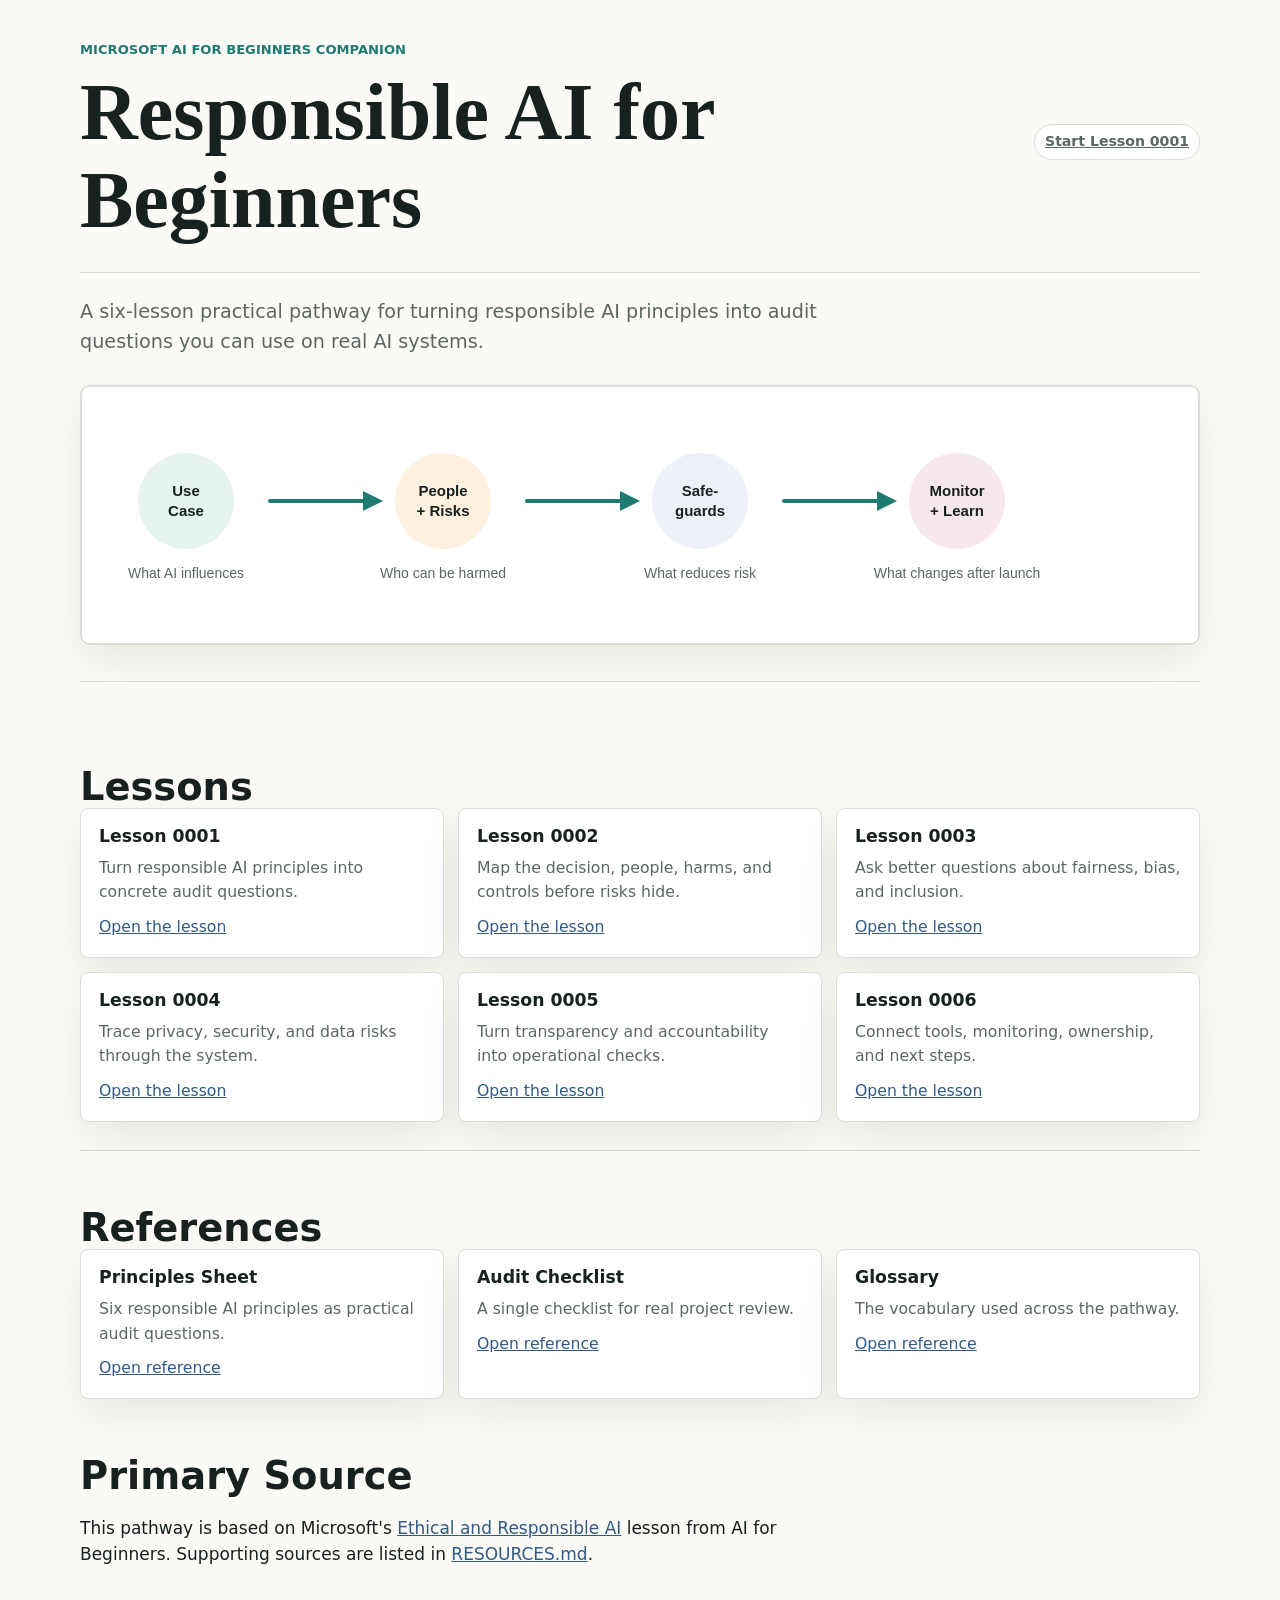
<file: index.html>
<!doctype html>
<html lang="en">
  <head>
    <meta charset="utf-8" />
    <meta name="viewport" content="width=device-width, initial-scale=1" />
    <title>Responsible AI for Beginners</title>
    <link rel="stylesheet" href="assets/course.css" />
  </head>
  <body>
    <main class="page">
      <nav class="topbar">
        <div>
          <p class="kicker">Microsoft AI for Beginners companion</p>
          <h1>Responsible AI for Beginners</h1>
        </div>
        <a class="pill" href="lessons/0001-transformer-les-principes-en-audit.html">Start Lesson 0001</a>
      </nav>

      <p class="lede">
        A six-lesson practical pathway for turning responsible AI principles into audit questions you can use on real AI systems.
      </p>

      <img class="course-diagram" src="assets/responsible-ai-flow.svg" alt="Responsible AI audit flow from use case to risks, safeguards, monitoring, and learning." />

      <section class="band">
        <h2>Lessons</h2>
        <div class="grid">
          <article class="card">
            <h3>Lesson 0001</h3>
            <p>Turn responsible AI principles into concrete audit questions.</p>
            <p><a href="lessons/0001-transformer-les-principes-en-audit.html">Open the lesson</a></p>
          </article>
          <article class="card">
            <h3>Lesson 0002</h3>
            <p>Map the decision, people, harms, and controls before risks hide.</p>
            <p><a href="lessons/0002-map-ai-risks.html">Open the lesson</a></p>
          </article>
          <article class="card">
            <h3>Lesson 0003</h3>
            <p>Ask better questions about fairness, bias, and inclusion.</p>
            <p><a href="lessons/0003-fairness-bias-and-inclusion.html">Open the lesson</a></p>
          </article>
          <article class="card">
            <h3>Lesson 0004</h3>
            <p>Trace privacy, security, and data risks through the system.</p>
            <p><a href="lessons/0004-privacy-security-and-data.html">Open the lesson</a></p>
          </article>
          <article class="card">
            <h3>Lesson 0005</h3>
            <p>Turn transparency and accountability into operational checks.</p>
            <p><a href="lessons/0005-transparency-accountability-and-human-oversight.html">Open the lesson</a></p>
          </article>
          <article class="card">
            <h3>Lesson 0006</h3>
            <p>Connect tools, monitoring, ownership, and next steps.</p>
            <p><a href="lessons/0006-tools-monitoring-and-next-steps.html">Open the lesson</a></p>
          </article>
        </div>
      </section>

      <section>
        <h2>References</h2>
        <div class="grid">
          <article class="card">
            <h3>Principles Sheet</h3>
            <p>Six responsible AI principles as practical audit questions.</p>
            <p><a href="reference/principes-ia-responsable.html">Open reference</a></p>
          </article>
          <article class="card">
            <h3>Audit Checklist</h3>
            <p>A single checklist for real project review.</p>
            <p><a href="reference/audit-checklist.html">Open reference</a></p>
          </article>
          <article class="card">
            <h3>Glossary</h3>
            <p>The vocabulary used across the pathway.</p>
            <p><a href="reference/responsible-ai-glossary.html">Open reference</a></p>
          </article>
        </div>
      </section>

      <section>
        <h2>Primary Source</h2>
        <p>
          This pathway is based on Microsoft's
          <a href="https://github.com/microsoft/AI-For-Beginners/blob/main/lessons/7-Ethics/README.md">Ethical and Responsible AI</a>
          lesson from AI for Beginners.
          Supporting sources are listed in <a href="RESOURCES.md">RESOURCES.md</a>.
        </p>
      </section>
    </main>
  </body>
</html>
</file>
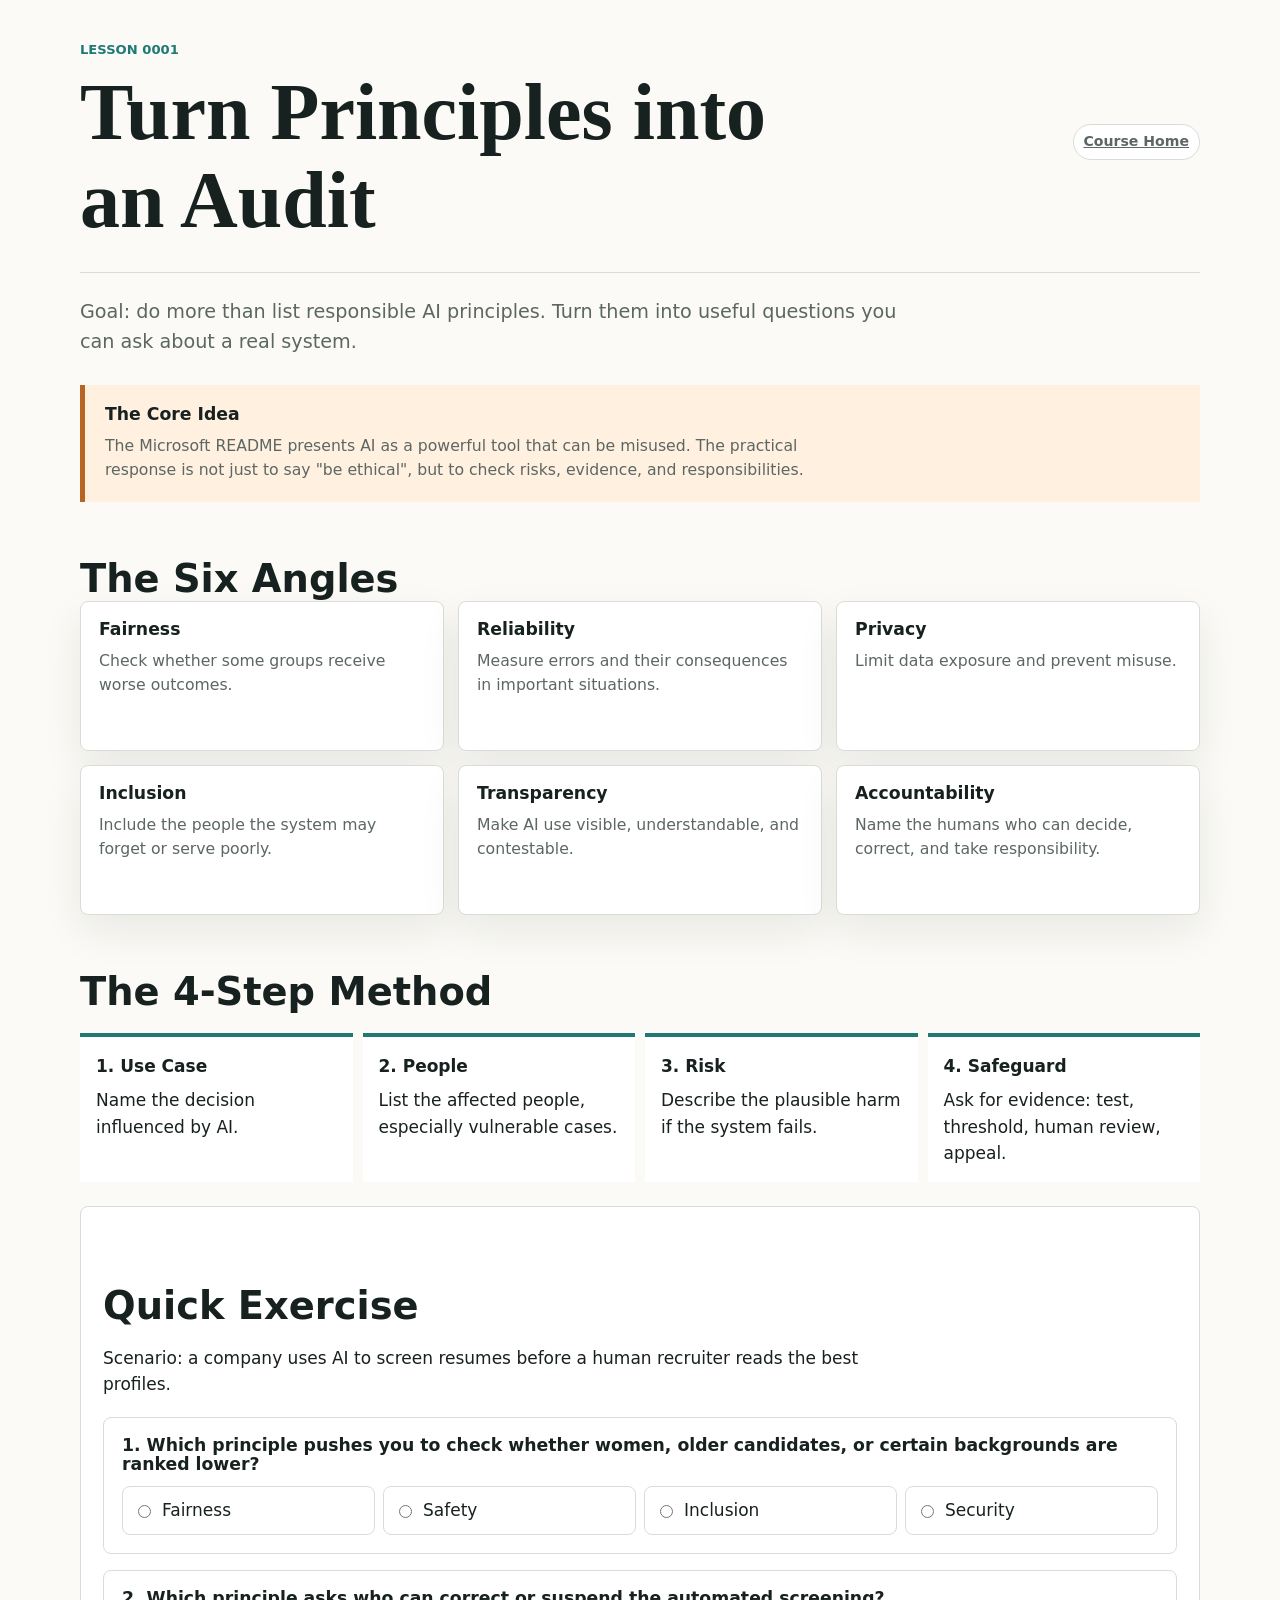
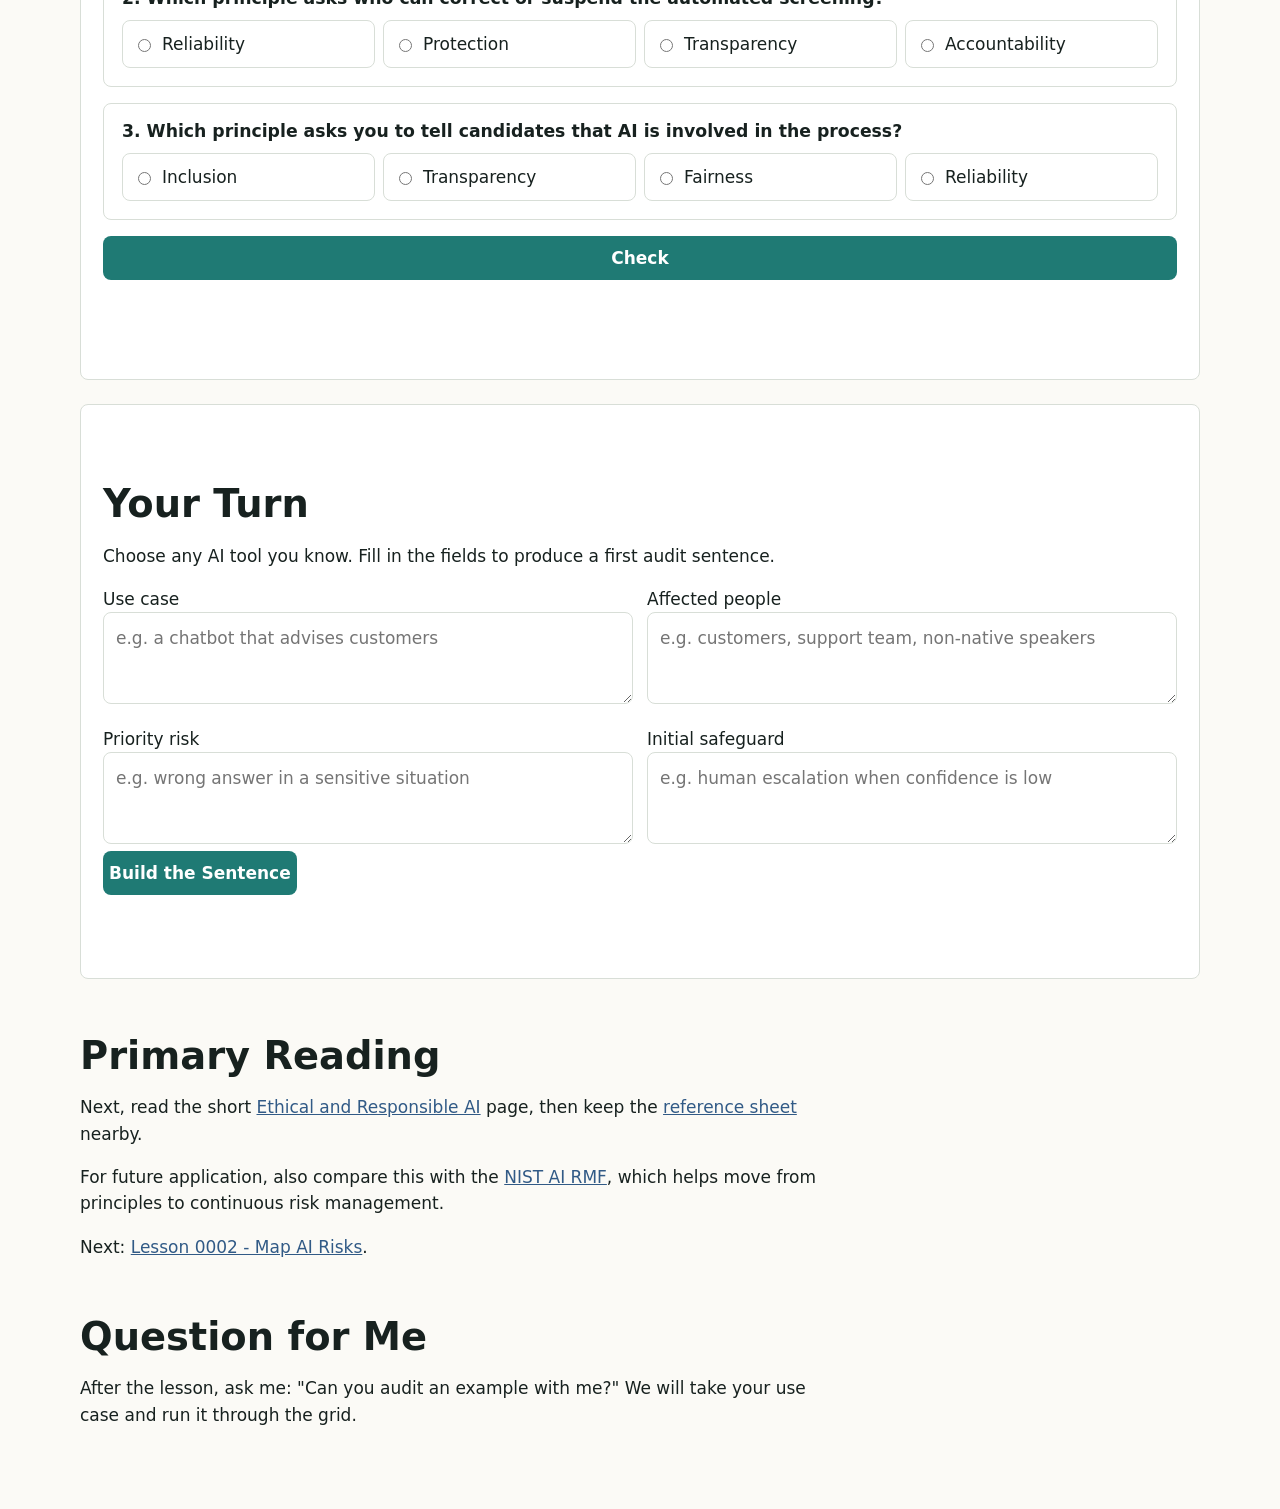
<file: lessons/0001-transformer-les-principes-en-audit.html>
<!doctype html>
<html lang="en">
  <head>
    <meta charset="utf-8" />
    <meta name="viewport" content="width=device-width, initial-scale=1" />
    <title>Lesson 0001 - Turn Principles into an Audit</title>
    <link rel="stylesheet" href="../assets/course.css" />
  </head>
  <body>
    <main class="page">
      <nav class="topbar">
        <div>
          <p class="kicker">Lesson 0001</p>
          <h1>Turn Principles into an Audit</h1>
        </div>
        <a class="pill" href="../index.html">Course Home</a>
      </nav>

      <p class="lede">
        Goal: do more than list responsible AI principles. Turn them into useful questions you can ask about a real system.
      </p>

      <section class="callout">
        <h3>The Core Idea</h3>
        <p>
          The Microsoft README presents AI as a powerful tool that can be misused. The practical response is not just to say "be ethical", but to check risks, evidence, and responsibilities.
        </p>
      </section>

      <section>
        <h2>The Six Angles</h2>
        <div class="grid">
          <article class="card">
            <h3>Fairness</h3>
            <p>Check whether some groups receive worse outcomes.</p>
          </article>
          <article class="card">
            <h3>Reliability</h3>
            <p>Measure errors and their consequences in important situations.</p>
          </article>
          <article class="card">
            <h3>Privacy</h3>
            <p>Limit data exposure and prevent misuse.</p>
          </article>
          <article class="card">
            <h3>Inclusion</h3>
            <p>Include the people the system may forget or serve poorly.</p>
          </article>
          <article class="card">
            <h3>Transparency</h3>
            <p>Make AI use visible, understandable, and contestable.</p>
          </article>
          <article class="card">
            <h3>Accountability</h3>
            <p>Name the humans who can decide, correct, and take responsibility.</p>
          </article>
        </div>
      </section>

      <section>
        <h2>The 4-Step Method</h2>
        <div class="steps">
          <div class="step">
            <strong>1. Use Case</strong>
            Name the decision influenced by AI.
          </div>
          <div class="step">
            <strong>2. People</strong>
            List the affected people, especially vulnerable cases.
          </div>
          <div class="step">
            <strong>3. Risk</strong>
            Describe the plausible harm if the system fails.
          </div>
          <div class="step">
            <strong>4. Safeguard</strong>
            Ask for evidence: test, threshold, human review, appeal.
          </div>
        </div>
      </section>

      <section class="exercise">
        <h2>Quick Exercise</h2>
        <p>
          Scenario: a company uses AI to screen resumes before a human recruiter reads the best profiles.
        </p>

        <form id="quiz" class="quiz" onsubmit="event.preventDefault(); markQuiz('quiz', { q1: 'Fairness', q2: 'Accountability', q3: 'Transparency' });">
          <div class="question">
            <h3>1. Which principle pushes you to check whether women, older candidates, or certain backgrounds are ranked lower?</h3>
            <div class="choices">
              <label><input type="radio" name="q1" value="Fairness" /> Fairness</label>
              <label><input type="radio" name="q1" value="Safety" /> Safety</label>
              <label><input type="radio" name="q1" value="Inclusion" /> Inclusion</label>
              <label><input type="radio" name="q1" value="Security" /> Security</label>
            </div>
          </div>

          <div class="question">
            <h3>2. Which principle asks who can correct or suspend the automated screening?</h3>
            <div class="choices">
              <label><input type="radio" name="q2" value="Reliability" /> Reliability</label>
              <label><input type="radio" name="q2" value="Protection" /> Protection</label>
              <label><input type="radio" name="q2" value="Transparency" /> Transparency</label>
              <label><input type="radio" name="q2" value="Accountability" /> Accountability</label>
            </div>
          </div>

          <div class="question">
            <h3>3. Which principle asks you to tell candidates that AI is involved in the process?</h3>
            <div class="choices">
              <label><input type="radio" name="q3" value="Inclusion" /> Inclusion</label>
              <label><input type="radio" name="q3" value="Transparency" /> Transparency</label>
              <label><input type="radio" name="q3" value="Fairness" /> Fairness</label>
              <label><input type="radio" name="q3" value="Reliability" /> Reliability</label>
            </div>
          </div>

          <button type="submit">Check</button>
          <p class="feedback" aria-live="polite"></p>
        </form>
      </section>

      <section class="exercise">
        <h2>Your Turn</h2>
        <p>
          Choose any AI tool you know. Fill in the fields to produce a first audit sentence.
        </p>
        <div class="grid two">
          <label>
            Use case
            <textarea id="context" placeholder="e.g. a chatbot that advises customers"></textarea>
          </label>
          <label>
            Affected people
            <textarea id="affected" placeholder="e.g. customers, support team, non-native speakers"></textarea>
          </label>
          <label>
            Priority risk
            <textarea id="risk" placeholder="e.g. wrong answer in a sensitive situation"></textarea>
          </label>
          <label>
            Initial safeguard
            <textarea id="guardrail" placeholder="e.g. human escalation when confidence is low"></textarea>
          </label>
        </div>
        <button type="button" onclick="buildAudit()">Build the Sentence</button>
        <p id="audit-output" class="feedback" aria-live="polite"></p>
      </section>

      <section>
        <h2>Primary Reading</h2>
        <p>
          Next, read the short <a href="https://github.com/microsoft/AI-For-Beginners/blob/main/lessons/7-Ethics/README.md">Ethical and Responsible AI</a> page, then keep the <a href="../reference/principes-ia-responsable.html">reference sheet</a> nearby.
        </p>
        <p>
          For future application, also compare this with the <a href="https://www.nist.gov/itl/ai-risk-management-framework">NIST AI RMF</a>, which helps move from principles to continuous risk management.
        </p>
        <p>
          Next: <a href="0002-map-ai-risks.html">Lesson 0002 - Map AI Risks</a>.
        </p>
      </section>

      <section>
        <h2>Question for Me</h2>
        <p>
          After the lesson, ask me: "Can you audit an example with me?" We will take your use case and run it through the grid.
        </p>
      </section>
    </main>
    <script src="../assets/rai-lesson.js"></script>
  </body>
</html>
</file>
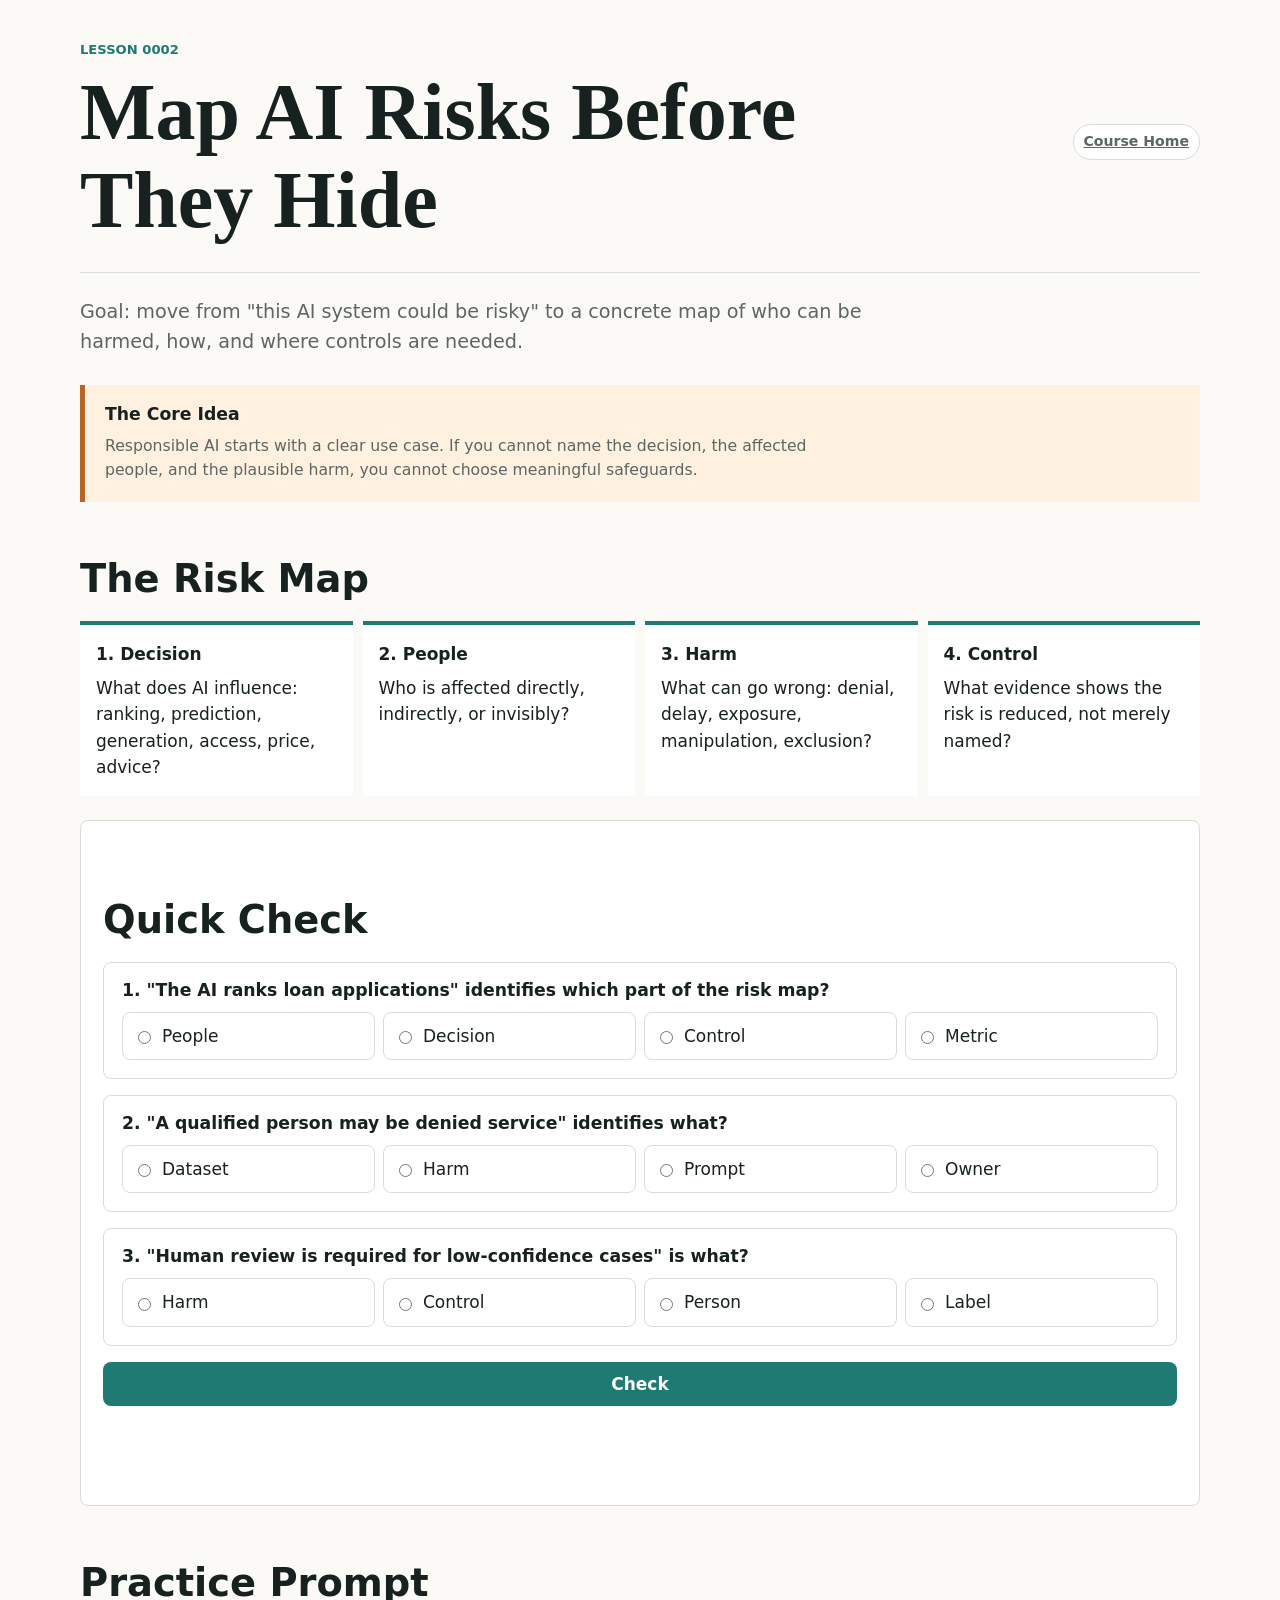
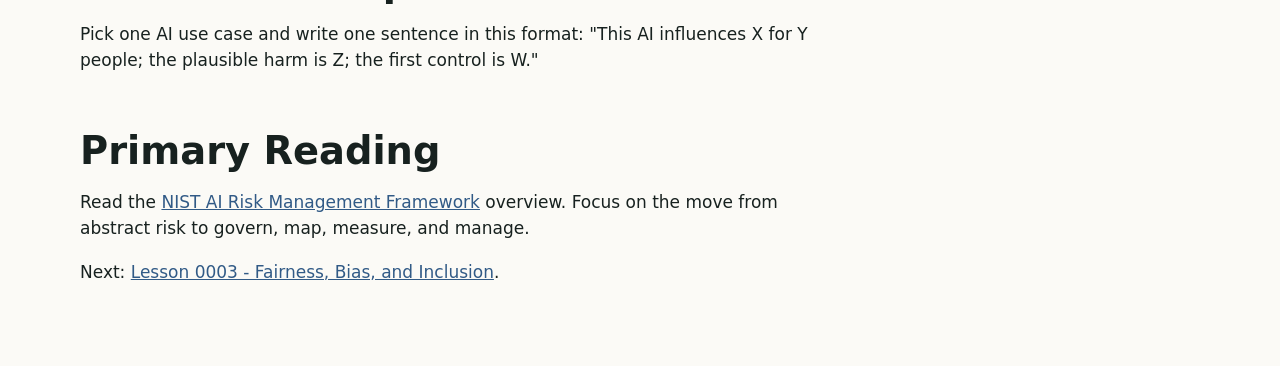
<file: lessons/0002-map-ai-risks.html>
<!doctype html>
<html lang="en">
  <head>
    <meta charset="utf-8" />
    <meta name="viewport" content="width=device-width, initial-scale=1" />
    <title>Lesson 0002 - Map AI Risks</title>
    <link rel="stylesheet" href="../assets/course.css" />
  </head>
  <body>
    <main class="page">
      <nav class="topbar">
        <div>
          <p class="kicker">Lesson 0002</p>
          <h1>Map AI Risks Before They Hide</h1>
        </div>
        <a class="pill" href="../index.html">Course Home</a>
      </nav>

      <p class="lede">
        Goal: move from "this AI system could be risky" to a concrete map of who can be harmed, how, and where controls are needed.
      </p>

      <section class="callout">
        <h3>The Core Idea</h3>
        <p>
          Responsible AI starts with a clear use case. If you cannot name the decision, the affected people, and the plausible harm, you cannot choose meaningful safeguards.
        </p>
      </section>

      <section>
        <h2>The Risk Map</h2>
        <div class="steps">
          <div class="step">
            <strong>1. Decision</strong>
            What does AI influence: ranking, prediction, generation, access, price, advice?
          </div>
          <div class="step">
            <strong>2. People</strong>
            Who is affected directly, indirectly, or invisibly?
          </div>
          <div class="step">
            <strong>3. Harm</strong>
            What can go wrong: denial, delay, exposure, manipulation, exclusion?
          </div>
          <div class="step">
            <strong>4. Control</strong>
            What evidence shows the risk is reduced, not merely named?
          </div>
        </div>
      </section>

      <section class="exercise">
        <h2>Quick Check</h2>
        <form id="risk-quiz" class="quiz" onsubmit="event.preventDefault(); markQuiz('risk-quiz', { q1: 'Decision', q2: 'Harm', q3: 'Control' });">
          <div class="question">
            <h3>1. "The AI ranks loan applications" identifies which part of the risk map?</h3>
            <div class="choices">
              <label><input type="radio" name="q1" value="People" /> People</label>
              <label><input type="radio" name="q1" value="Decision" /> Decision</label>
              <label><input type="radio" name="q1" value="Control" /> Control</label>
              <label><input type="radio" name="q1" value="Metric" /> Metric</label>
            </div>
          </div>
          <div class="question">
            <h3>2. "A qualified person may be denied service" identifies what?</h3>
            <div class="choices">
              <label><input type="radio" name="q2" value="Dataset" /> Dataset</label>
              <label><input type="radio" name="q2" value="Harm" /> Harm</label>
              <label><input type="radio" name="q2" value="Prompt" /> Prompt</label>
              <label><input type="radio" name="q2" value="Owner" /> Owner</label>
            </div>
          </div>
          <div class="question">
            <h3>3. "Human review is required for low-confidence cases" is what?</h3>
            <div class="choices">
              <label><input type="radio" name="q3" value="Harm" /> Harm</label>
              <label><input type="radio" name="q3" value="Control" /> Control</label>
              <label><input type="radio" name="q3" value="Person" /> Person</label>
              <label><input type="radio" name="q3" value="Label" /> Label</label>
            </div>
          </div>
          <button type="submit">Check</button>
          <p class="feedback" aria-live="polite"></p>
        </form>
      </section>

      <section>
        <h2>Practice Prompt</h2>
        <p>
          Pick one AI use case and write one sentence in this format: "This AI influences X for Y people; the plausible harm is Z; the first control is W."
        </p>
      </section>

      <section>
        <h2>Primary Reading</h2>
        <p>
          Read the <a href="https://www.nist.gov/itl/ai-risk-management-framework">NIST AI Risk Management Framework</a> overview. Focus on the move from abstract risk to govern, map, measure, and manage.
        </p>
        <p>
          Next: <a href="0003-fairness-bias-and-inclusion.html">Lesson 0003 - Fairness, Bias, and Inclusion</a>.
        </p>
      </section>
    </main>
    <script src="../assets/rai-lesson.js"></script>
  </body>
</html>
</file>
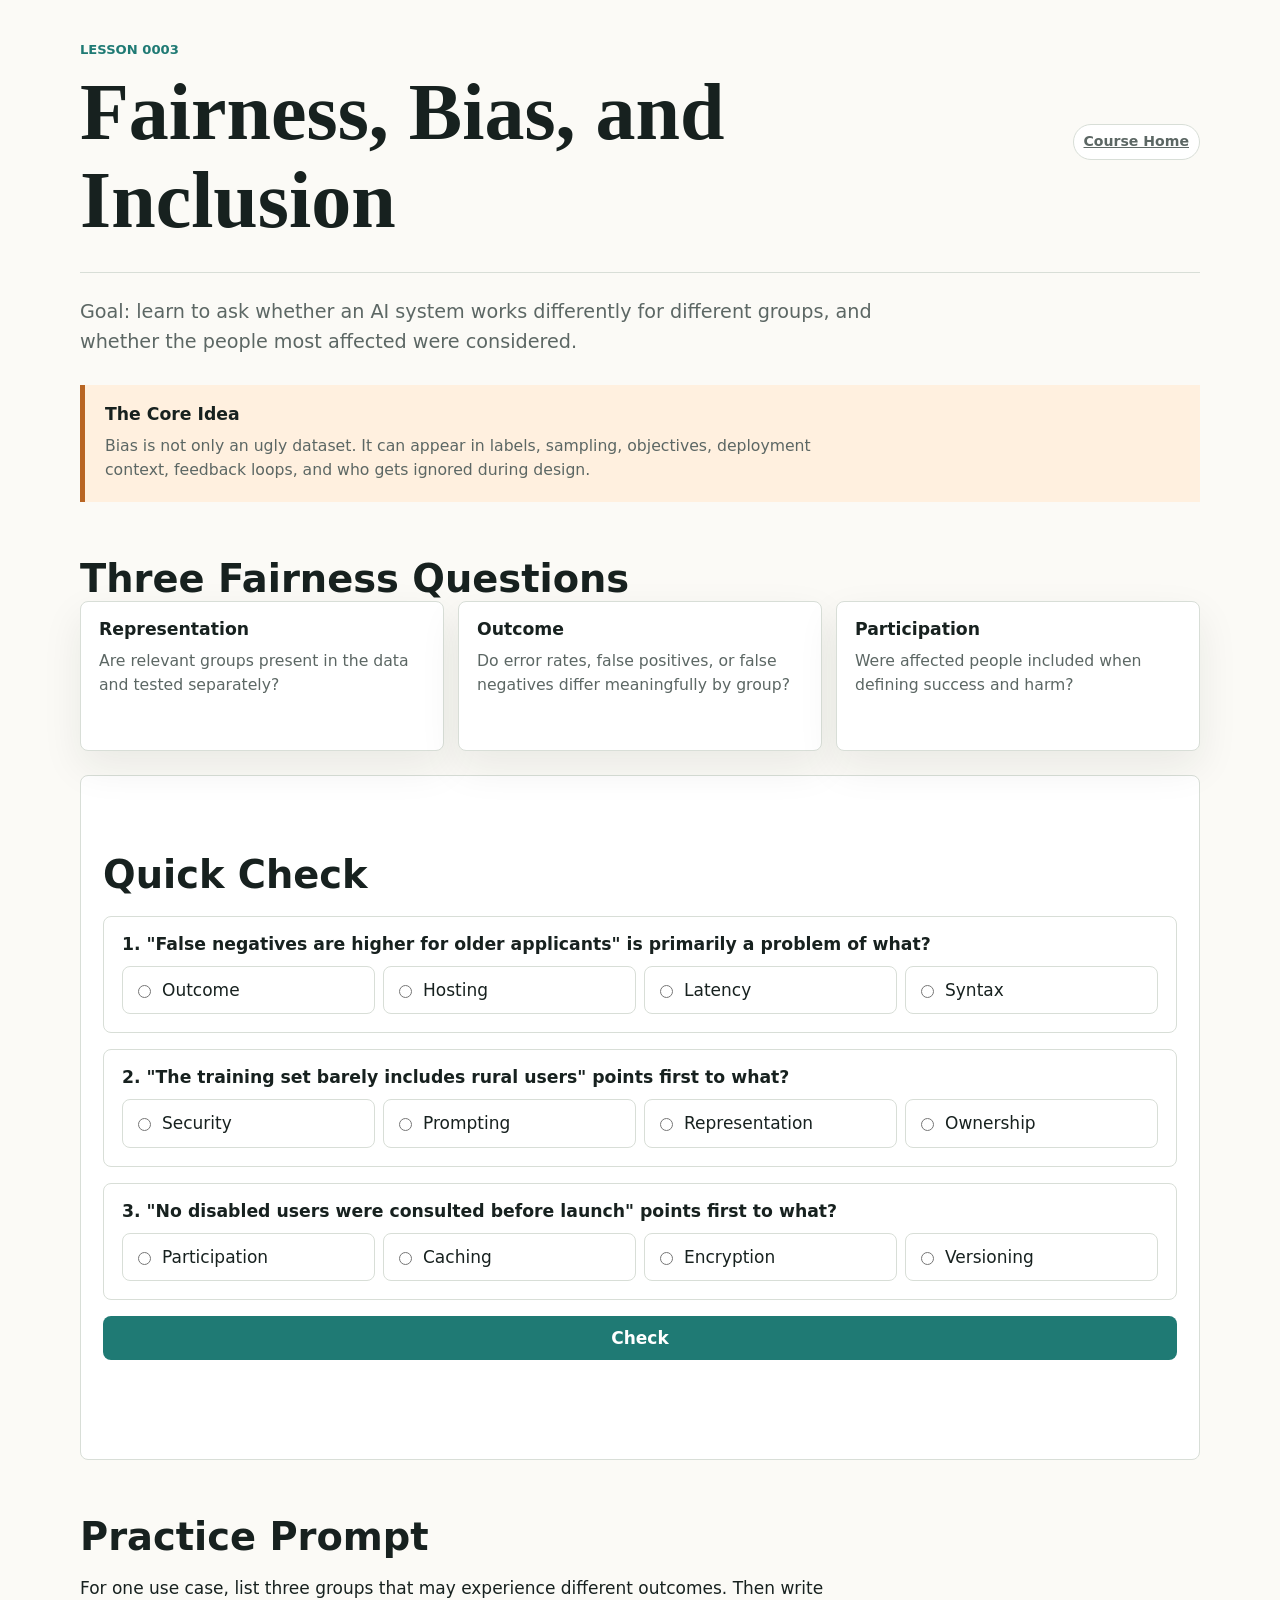
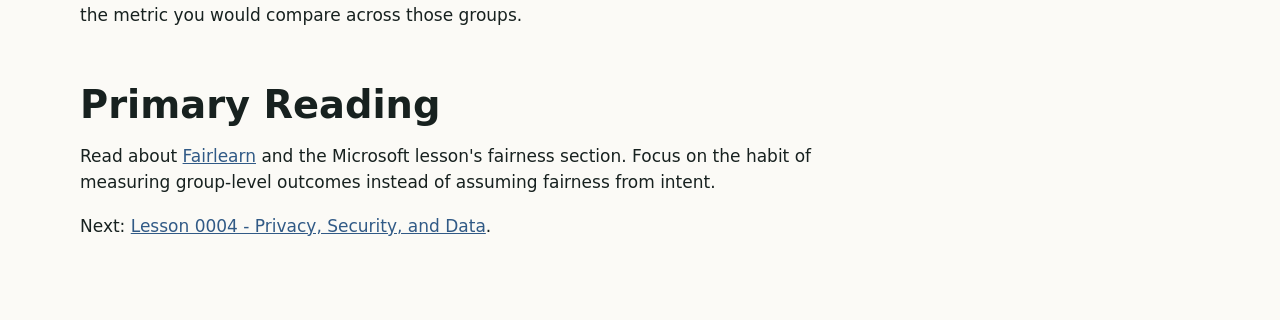
<file: lessons/0003-fairness-bias-and-inclusion.html>
<!doctype html>
<html lang="en">
  <head>
    <meta charset="utf-8" />
    <meta name="viewport" content="width=device-width, initial-scale=1" />
    <title>Lesson 0003 - Fairness, Bias, and Inclusion</title>
    <link rel="stylesheet" href="../assets/course.css" />
  </head>
  <body>
    <main class="page">
      <nav class="topbar">
        <div>
          <p class="kicker">Lesson 0003</p>
          <h1>Fairness, Bias, and Inclusion</h1>
        </div>
        <a class="pill" href="../index.html">Course Home</a>
      </nav>

      <p class="lede">
        Goal: learn to ask whether an AI system works differently for different groups, and whether the people most affected were considered.
      </p>

      <section class="callout">
        <h3>The Core Idea</h3>
        <p>
          Bias is not only an ugly dataset. It can appear in labels, sampling, objectives, deployment context, feedback loops, and who gets ignored during design.
        </p>
      </section>

      <section>
        <h2>Three Fairness Questions</h2>
        <div class="grid">
          <article class="card">
            <h3>Representation</h3>
            <p>Are relevant groups present in the data and tested separately?</p>
          </article>
          <article class="card">
            <h3>Outcome</h3>
            <p>Do error rates, false positives, or false negatives differ meaningfully by group?</p>
          </article>
          <article class="card">
            <h3>Participation</h3>
            <p>Were affected people included when defining success and harm?</p>
          </article>
        </div>
      </section>

      <section class="exercise">
        <h2>Quick Check</h2>
        <form id="fairness-quiz" class="quiz" onsubmit="event.preventDefault(); markQuiz('fairness-quiz', { q1: 'Outcome', q2: 'Representation', q3: 'Participation' });">
          <div class="question">
            <h3>1. "False negatives are higher for older applicants" is primarily a problem of what?</h3>
            <div class="choices">
              <label><input type="radio" name="q1" value="Outcome" /> Outcome</label>
              <label><input type="radio" name="q1" value="Hosting" /> Hosting</label>
              <label><input type="radio" name="q1" value="Latency" /> Latency</label>
              <label><input type="radio" name="q1" value="Syntax" /> Syntax</label>
            </div>
          </div>
          <div class="question">
            <h3>2. "The training set barely includes rural users" points first to what?</h3>
            <div class="choices">
              <label><input type="radio" name="q2" value="Security" /> Security</label>
              <label><input type="radio" name="q2" value="Prompting" /> Prompting</label>
              <label><input type="radio" name="q2" value="Representation" /> Representation</label>
              <label><input type="radio" name="q2" value="Ownership" /> Ownership</label>
            </div>
          </div>
          <div class="question">
            <h3>3. "No disabled users were consulted before launch" points first to what?</h3>
            <div class="choices">
              <label><input type="radio" name="q3" value="Participation" /> Participation</label>
              <label><input type="radio" name="q3" value="Caching" /> Caching</label>
              <label><input type="radio" name="q3" value="Encryption" /> Encryption</label>
              <label><input type="radio" name="q3" value="Versioning" /> Versioning</label>
            </div>
          </div>
          <button type="submit">Check</button>
          <p class="feedback" aria-live="polite"></p>
        </form>
      </section>

      <section>
        <h2>Practice Prompt</h2>
        <p>
          For one use case, list three groups that may experience different outcomes. Then write the metric you would compare across those groups.
        </p>
      </section>

      <section>
        <h2>Primary Reading</h2>
        <p>
          Read about <a href="https://github.com/fairlearn/fairlearn">Fairlearn</a> and the Microsoft lesson's fairness section. Focus on the habit of measuring group-level outcomes instead of assuming fairness from intent.
        </p>
        <p>
          Next: <a href="0004-privacy-security-and-data.html">Lesson 0004 - Privacy, Security, and Data</a>.
        </p>
      </section>
    </main>
    <script src="../assets/rai-lesson.js"></script>
  </body>
</html>
</file>
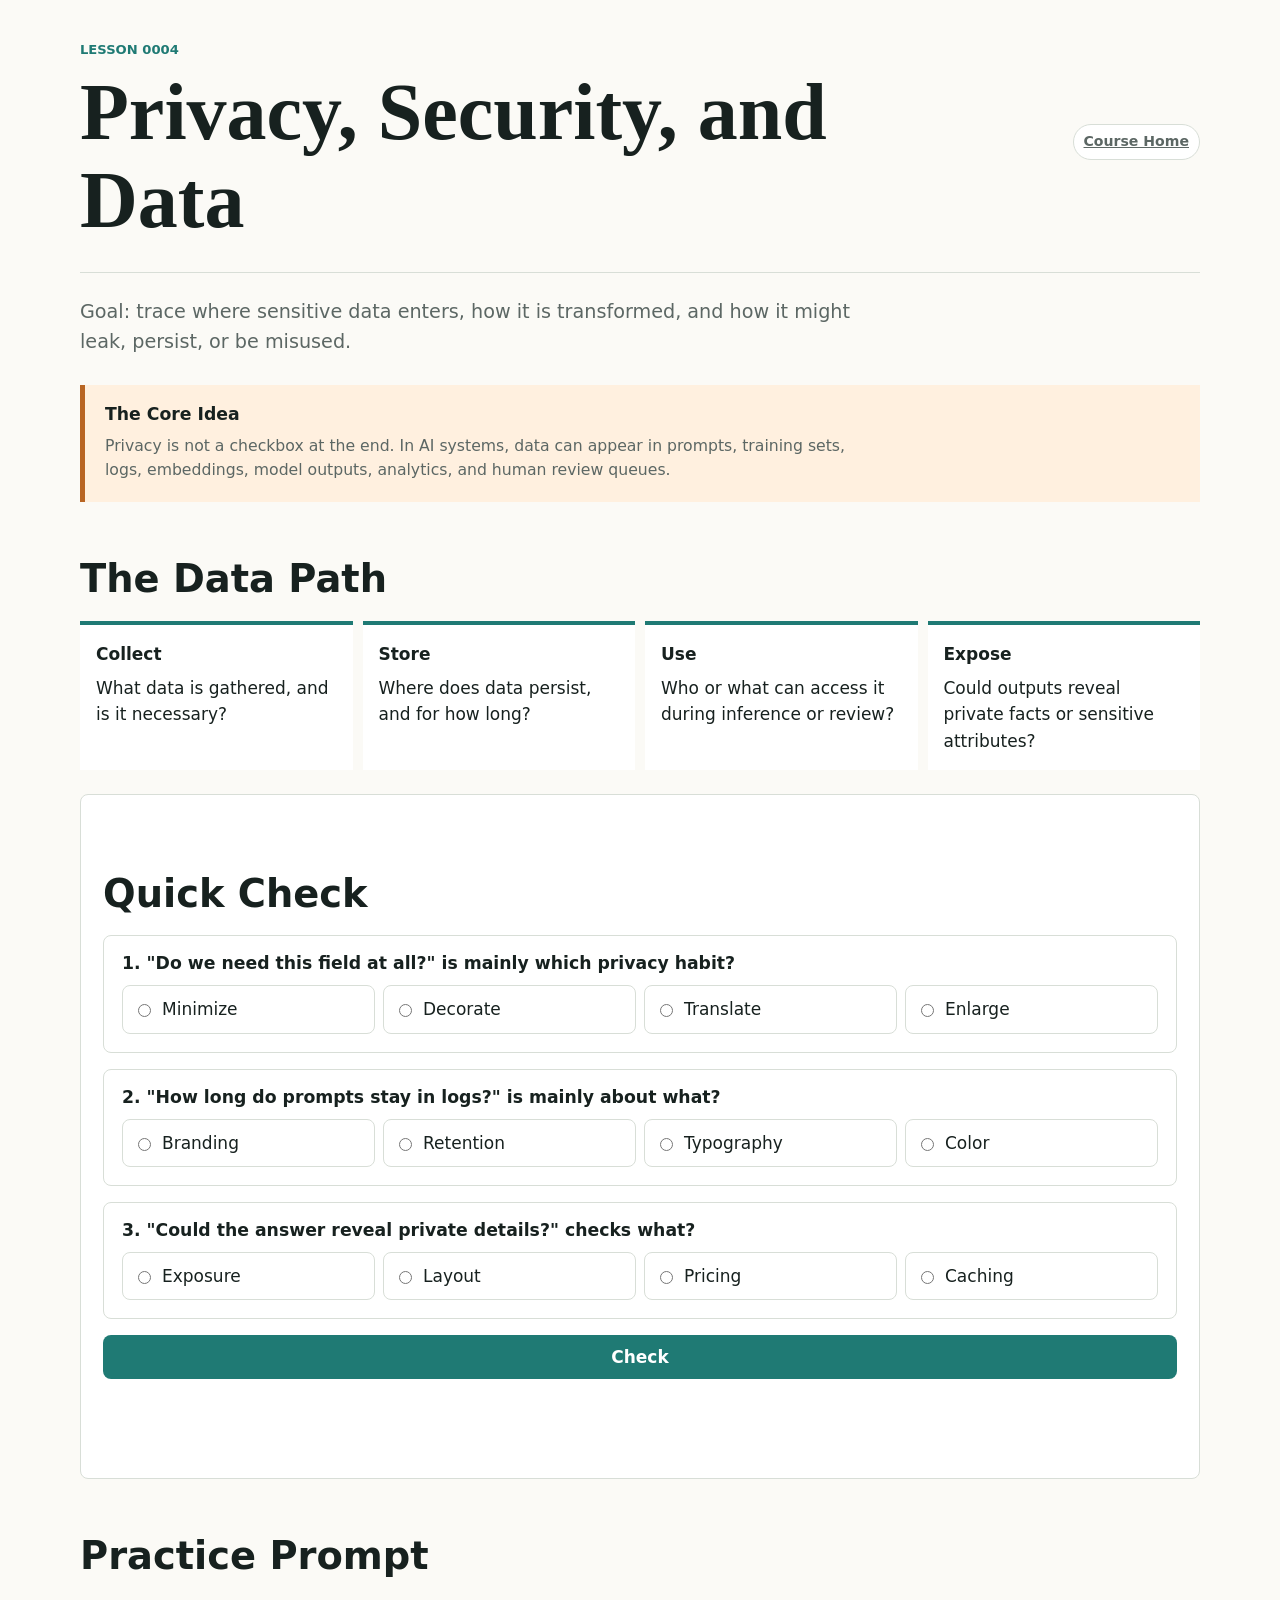
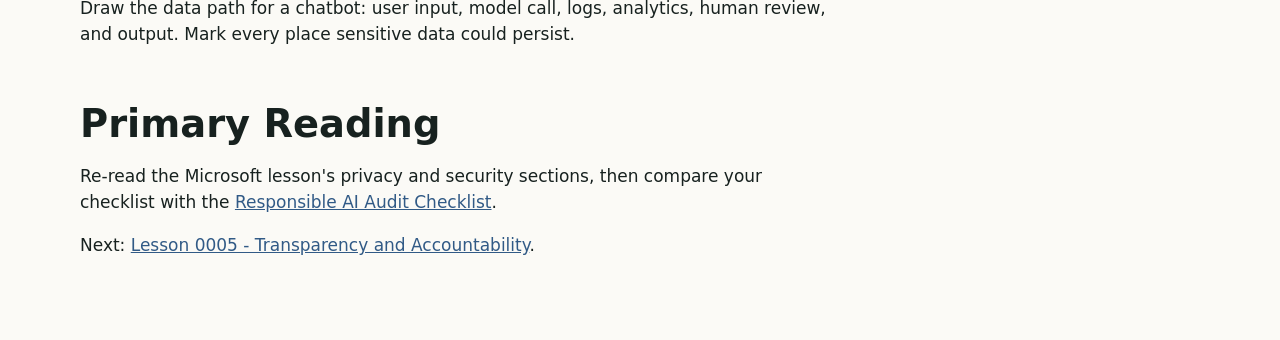
<file: lessons/0004-privacy-security-and-data.html>
<!doctype html>
<html lang="en">
  <head>
    <meta charset="utf-8" />
    <meta name="viewport" content="width=device-width, initial-scale=1" />
    <title>Lesson 0004 - Privacy, Security, and Data</title>
    <link rel="stylesheet" href="../assets/course.css" />
  </head>
  <body>
    <main class="page">
      <nav class="topbar">
        <div>
          <p class="kicker">Lesson 0004</p>
          <h1>Privacy, Security, and Data</h1>
        </div>
        <a class="pill" href="../index.html">Course Home</a>
      </nav>

      <p class="lede">
        Goal: trace where sensitive data enters, how it is transformed, and how it might leak, persist, or be misused.
      </p>

      <section class="callout">
        <h3>The Core Idea</h3>
        <p>
          Privacy is not a checkbox at the end. In AI systems, data can appear in prompts, training sets, logs, embeddings, model outputs, analytics, and human review queues.
        </p>
      </section>

      <section>
        <h2>The Data Path</h2>
        <div class="steps">
          <div class="step">
            <strong>Collect</strong>
            What data is gathered, and is it necessary?
          </div>
          <div class="step">
            <strong>Store</strong>
            Where does data persist, and for how long?
          </div>
          <div class="step">
            <strong>Use</strong>
            Who or what can access it during inference or review?
          </div>
          <div class="step">
            <strong>Expose</strong>
            Could outputs reveal private facts or sensitive attributes?
          </div>
        </div>
      </section>

      <section class="exercise">
        <h2>Quick Check</h2>
        <form id="privacy-quiz" class="quiz" onsubmit="event.preventDefault(); markQuiz('privacy-quiz', { q1: 'Minimize', q2: 'Retention', q3: 'Exposure' });">
          <div class="question">
            <h3>1. "Do we need this field at all?" is mainly which privacy habit?</h3>
            <div class="choices">
              <label><input type="radio" name="q1" value="Minimize" /> Minimize</label>
              <label><input type="radio" name="q1" value="Decorate" /> Decorate</label>
              <label><input type="radio" name="q1" value="Translate" /> Translate</label>
              <label><input type="radio" name="q1" value="Enlarge" /> Enlarge</label>
            </div>
          </div>
          <div class="question">
            <h3>2. "How long do prompts stay in logs?" is mainly about what?</h3>
            <div class="choices">
              <label><input type="radio" name="q2" value="Branding" /> Branding</label>
              <label><input type="radio" name="q2" value="Retention" /> Retention</label>
              <label><input type="radio" name="q2" value="Typography" /> Typography</label>
              <label><input type="radio" name="q2" value="Color" /> Color</label>
            </div>
          </div>
          <div class="question">
            <h3>3. "Could the answer reveal private details?" checks what?</h3>
            <div class="choices">
              <label><input type="radio" name="q3" value="Exposure" /> Exposure</label>
              <label><input type="radio" name="q3" value="Layout" /> Layout</label>
              <label><input type="radio" name="q3" value="Pricing" /> Pricing</label>
              <label><input type="radio" name="q3" value="Caching" /> Caching</label>
            </div>
          </div>
          <button type="submit">Check</button>
          <p class="feedback" aria-live="polite"></p>
        </form>
      </section>

      <section>
        <h2>Practice Prompt</h2>
        <p>
          Draw the data path for a chatbot: user input, model call, logs, analytics, human review, and output. Mark every place sensitive data could persist.
        </p>
      </section>

      <section>
        <h2>Primary Reading</h2>
        <p>
          Re-read the Microsoft lesson's privacy and security sections, then compare your checklist with the <a href="../reference/audit-checklist.html">Responsible AI Audit Checklist</a>.
        </p>
        <p>
          Next: <a href="0005-transparency-accountability-and-human-oversight.html">Lesson 0005 - Transparency and Accountability</a>.
        </p>
      </section>
    </main>
    <script src="../assets/rai-lesson.js"></script>
  </body>
</html>
</file>
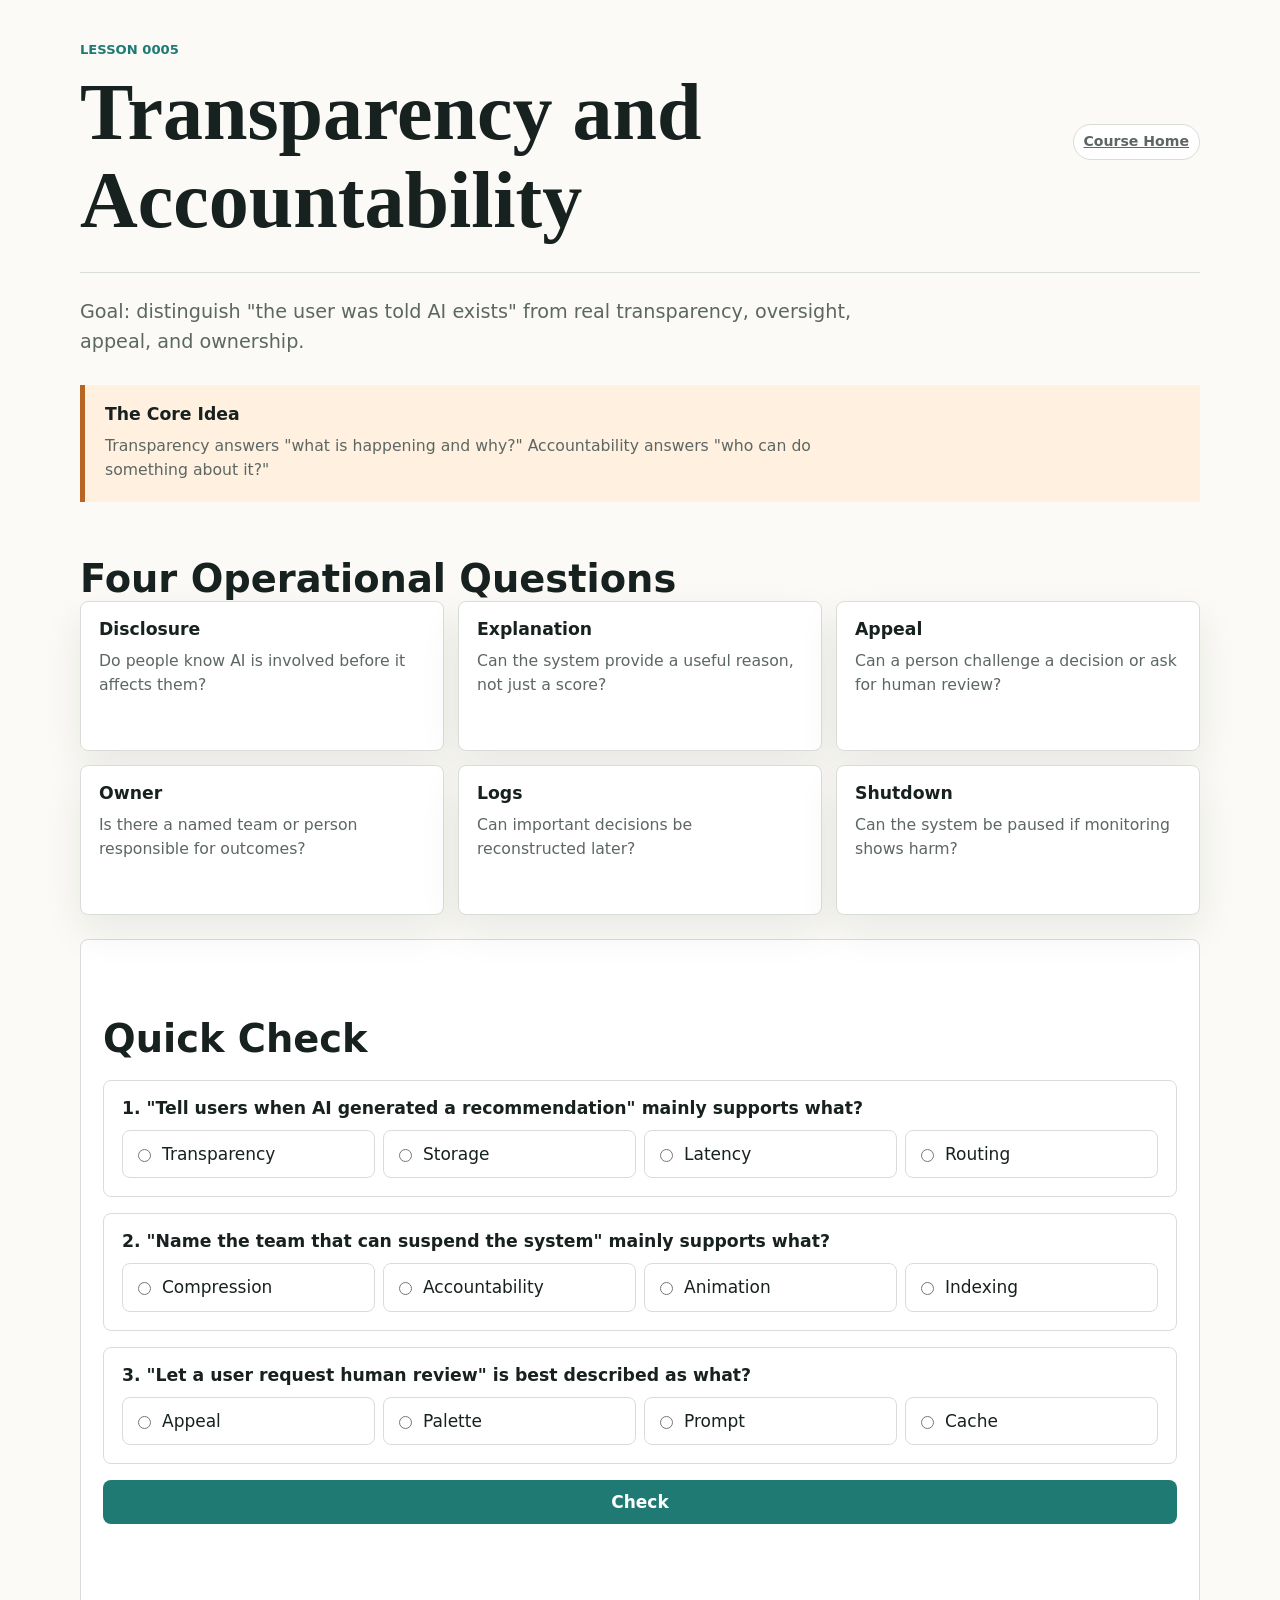
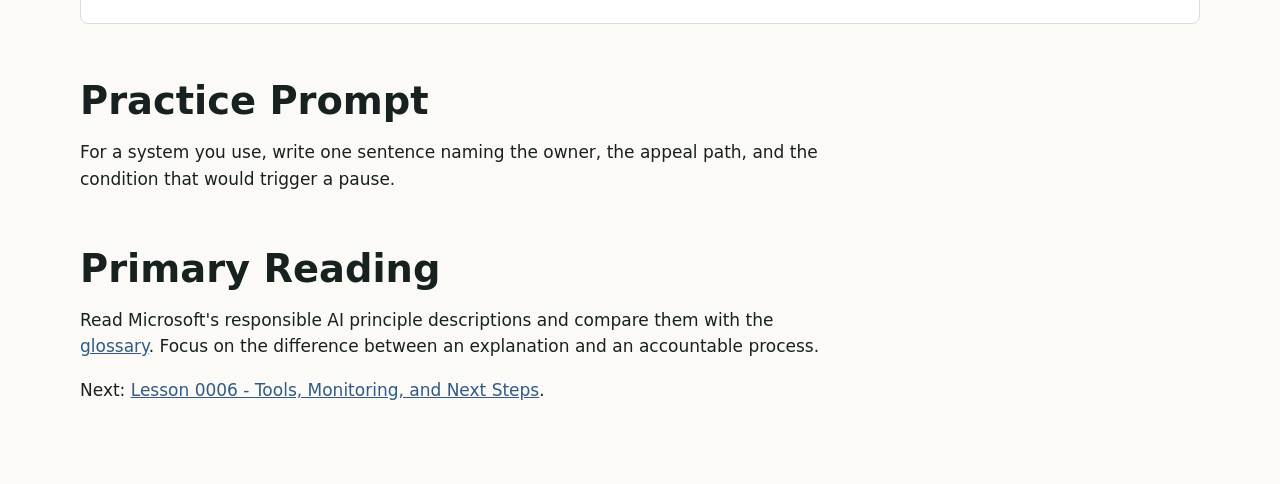
<file: lessons/0005-transparency-accountability-and-human-oversight.html>
<!doctype html>
<html lang="en">
  <head>
    <meta charset="utf-8" />
    <meta name="viewport" content="width=device-width, initial-scale=1" />
    <title>Lesson 0005 - Transparency and Accountability</title>
    <link rel="stylesheet" href="../assets/course.css" />
  </head>
  <body>
    <main class="page">
      <nav class="topbar">
        <div>
          <p class="kicker">Lesson 0005</p>
          <h1>Transparency and Accountability</h1>
        </div>
        <a class="pill" href="../index.html">Course Home</a>
      </nav>

      <p class="lede">
        Goal: distinguish "the user was told AI exists" from real transparency, oversight, appeal, and ownership.
      </p>

      <section class="callout">
        <h3>The Core Idea</h3>
        <p>
          Transparency answers "what is happening and why?" Accountability answers "who can do something about it?"
        </p>
      </section>

      <section>
        <h2>Four Operational Questions</h2>
        <div class="grid">
          <article class="card">
            <h3>Disclosure</h3>
            <p>Do people know AI is involved before it affects them?</p>
          </article>
          <article class="card">
            <h3>Explanation</h3>
            <p>Can the system provide a useful reason, not just a score?</p>
          </article>
          <article class="card">
            <h3>Appeal</h3>
            <p>Can a person challenge a decision or ask for human review?</p>
          </article>
          <article class="card">
            <h3>Owner</h3>
            <p>Is there a named team or person responsible for outcomes?</p>
          </article>
          <article class="card">
            <h3>Logs</h3>
            <p>Can important decisions be reconstructed later?</p>
          </article>
          <article class="card">
            <h3>Shutdown</h3>
            <p>Can the system be paused if monitoring shows harm?</p>
          </article>
        </div>
      </section>

      <section class="exercise">
        <h2>Quick Check</h2>
        <form id="accountability-quiz" class="quiz" onsubmit="event.preventDefault(); markQuiz('accountability-quiz', { q1: 'Transparency', q2: 'Accountability', q3: 'Appeal' });">
          <div class="question">
            <h3>1. "Tell users when AI generated a recommendation" mainly supports what?</h3>
            <div class="choices">
              <label><input type="radio" name="q1" value="Transparency" /> Transparency</label>
              <label><input type="radio" name="q1" value="Storage" /> Storage</label>
              <label><input type="radio" name="q1" value="Latency" /> Latency</label>
              <label><input type="radio" name="q1" value="Routing" /> Routing</label>
            </div>
          </div>
          <div class="question">
            <h3>2. "Name the team that can suspend the system" mainly supports what?</h3>
            <div class="choices">
              <label><input type="radio" name="q2" value="Compression" /> Compression</label>
              <label><input type="radio" name="q2" value="Accountability" /> Accountability</label>
              <label><input type="radio" name="q2" value="Animation" /> Animation</label>
              <label><input type="radio" name="q2" value="Indexing" /> Indexing</label>
            </div>
          </div>
          <div class="question">
            <h3>3. "Let a user request human review" is best described as what?</h3>
            <div class="choices">
              <label><input type="radio" name="q3" value="Appeal" /> Appeal</label>
              <label><input type="radio" name="q3" value="Palette" /> Palette</label>
              <label><input type="radio" name="q3" value="Prompt" /> Prompt</label>
              <label><input type="radio" name="q3" value="Cache" /> Cache</label>
            </div>
          </div>
          <button type="submit">Check</button>
          <p class="feedback" aria-live="polite"></p>
        </form>
      </section>

      <section>
        <h2>Practice Prompt</h2>
        <p>
          For a system you use, write one sentence naming the owner, the appeal path, and the condition that would trigger a pause.
        </p>
      </section>

      <section>
        <h2>Primary Reading</h2>
        <p>
          Read Microsoft's responsible AI principle descriptions and compare them with the <a href="../reference/responsible-ai-glossary.html">glossary</a>. Focus on the difference between an explanation and an accountable process.
        </p>
        <p>
          Next: <a href="0006-tools-monitoring-and-next-steps.html">Lesson 0006 - Tools, Monitoring, and Next Steps</a>.
        </p>
      </section>
    </main>
    <script src="../assets/rai-lesson.js"></script>
  </body>
</html>
</file>
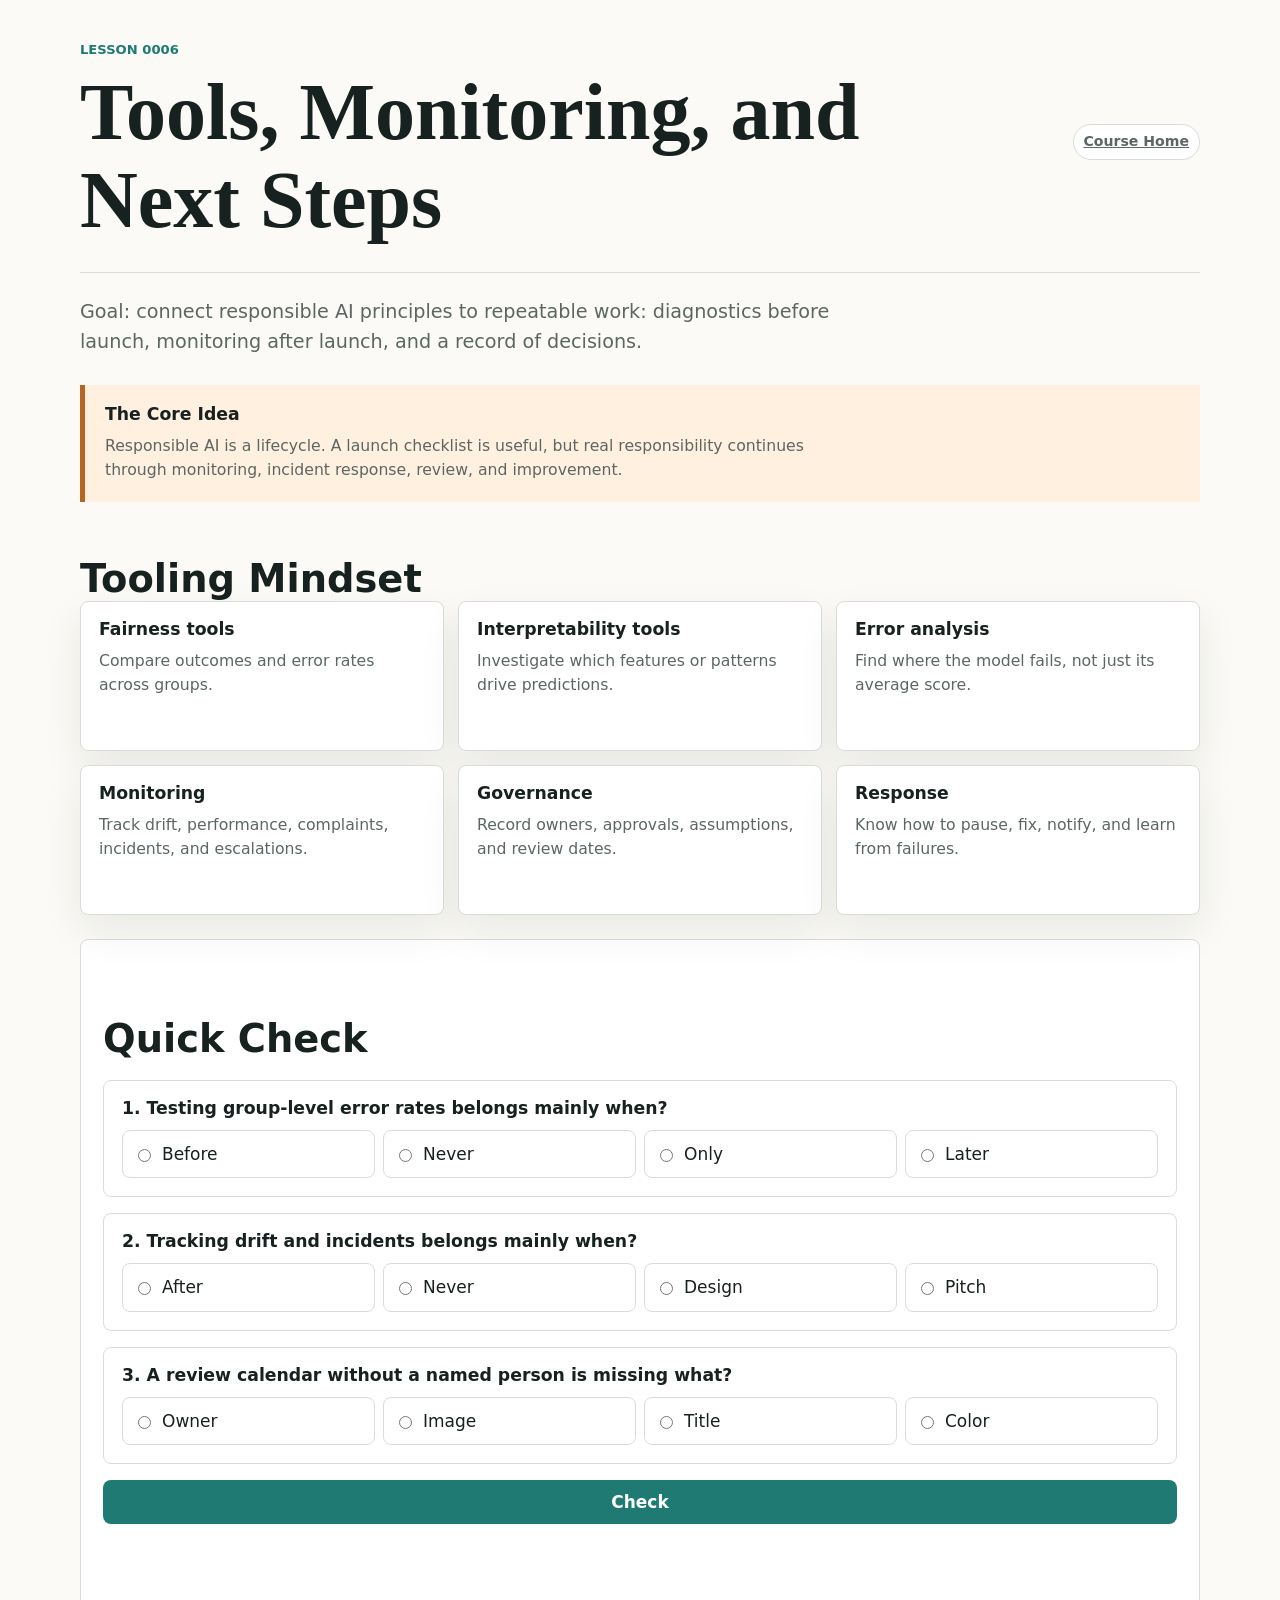
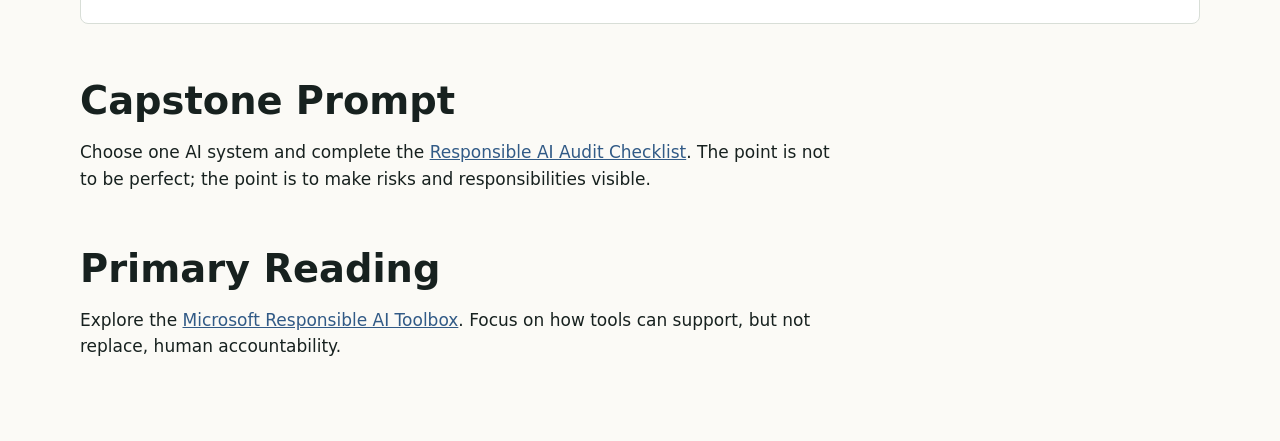
<file: lessons/0006-tools-monitoring-and-next-steps.html>
<!doctype html>
<html lang="en">
  <head>
    <meta charset="utf-8" />
    <meta name="viewport" content="width=device-width, initial-scale=1" />
    <title>Lesson 0006 - Tools, Monitoring, and Next Steps</title>
    <link rel="stylesheet" href="../assets/course.css" />
  </head>
  <body>
    <main class="page">
      <nav class="topbar">
        <div>
          <p class="kicker">Lesson 0006</p>
          <h1>Tools, Monitoring, and Next Steps</h1>
        </div>
        <a class="pill" href="../index.html">Course Home</a>
      </nav>

      <p class="lede">
        Goal: connect responsible AI principles to repeatable work: diagnostics before launch, monitoring after launch, and a record of decisions.
      </p>

      <section class="callout">
        <h3>The Core Idea</h3>
        <p>
          Responsible AI is a lifecycle. A launch checklist is useful, but real responsibility continues through monitoring, incident response, review, and improvement.
        </p>
      </section>

      <section>
        <h2>Tooling Mindset</h2>
        <div class="grid">
          <article class="card">
            <h3>Fairness tools</h3>
            <p>Compare outcomes and error rates across groups.</p>
          </article>
          <article class="card">
            <h3>Interpretability tools</h3>
            <p>Investigate which features or patterns drive predictions.</p>
          </article>
          <article class="card">
            <h3>Error analysis</h3>
            <p>Find where the model fails, not just its average score.</p>
          </article>
          <article class="card">
            <h3>Monitoring</h3>
            <p>Track drift, performance, complaints, incidents, and escalations.</p>
          </article>
          <article class="card">
            <h3>Governance</h3>
            <p>Record owners, approvals, assumptions, and review dates.</p>
          </article>
          <article class="card">
            <h3>Response</h3>
            <p>Know how to pause, fix, notify, and learn from failures.</p>
          </article>
        </div>
      </section>

      <section class="exercise">
        <h2>Quick Check</h2>
        <form id="tools-quiz" class="quiz" onsubmit="event.preventDefault(); markQuiz('tools-quiz', { q1: 'Before', q2: 'After', q3: 'Owner' });">
          <div class="question">
            <h3>1. Testing group-level error rates belongs mainly when?</h3>
            <div class="choices">
              <label><input type="radio" name="q1" value="Before" /> Before</label>
              <label><input type="radio" name="q1" value="Never" /> Never</label>
              <label><input type="radio" name="q1" value="Only" /> Only</label>
              <label><input type="radio" name="q1" value="Later" /> Later</label>
            </div>
          </div>
          <div class="question">
            <h3>2. Tracking drift and incidents belongs mainly when?</h3>
            <div class="choices">
              <label><input type="radio" name="q2" value="After" /> After</label>
              <label><input type="radio" name="q2" value="Never" /> Never</label>
              <label><input type="radio" name="q2" value="Design" /> Design</label>
              <label><input type="radio" name="q2" value="Pitch" /> Pitch</label>
            </div>
          </div>
          <div class="question">
            <h3>3. A review calendar without a named person is missing what?</h3>
            <div class="choices">
              <label><input type="radio" name="q3" value="Owner" /> Owner</label>
              <label><input type="radio" name="q3" value="Image" /> Image</label>
              <label><input type="radio" name="q3" value="Title" /> Title</label>
              <label><input type="radio" name="q3" value="Color" /> Color</label>
            </div>
          </div>
          <button type="submit">Check</button>
          <p class="feedback" aria-live="polite"></p>
        </form>
      </section>

      <section>
        <h2>Capstone Prompt</h2>
        <p>
          Choose one AI system and complete the <a href="../reference/audit-checklist.html">Responsible AI Audit Checklist</a>. The point is not to be perfect; the point is to make risks and responsibilities visible.
        </p>
      </section>

      <section>
        <h2>Primary Reading</h2>
        <p>
          Explore the <a href="https://github.com/microsoft/responsible-ai-toolbox">Microsoft Responsible AI Toolbox</a>. Focus on how tools can support, but not replace, human accountability.
        </p>
      </section>
    </main>
    <script src="../assets/rai-lesson.js"></script>
  </body>
</html>
</file>
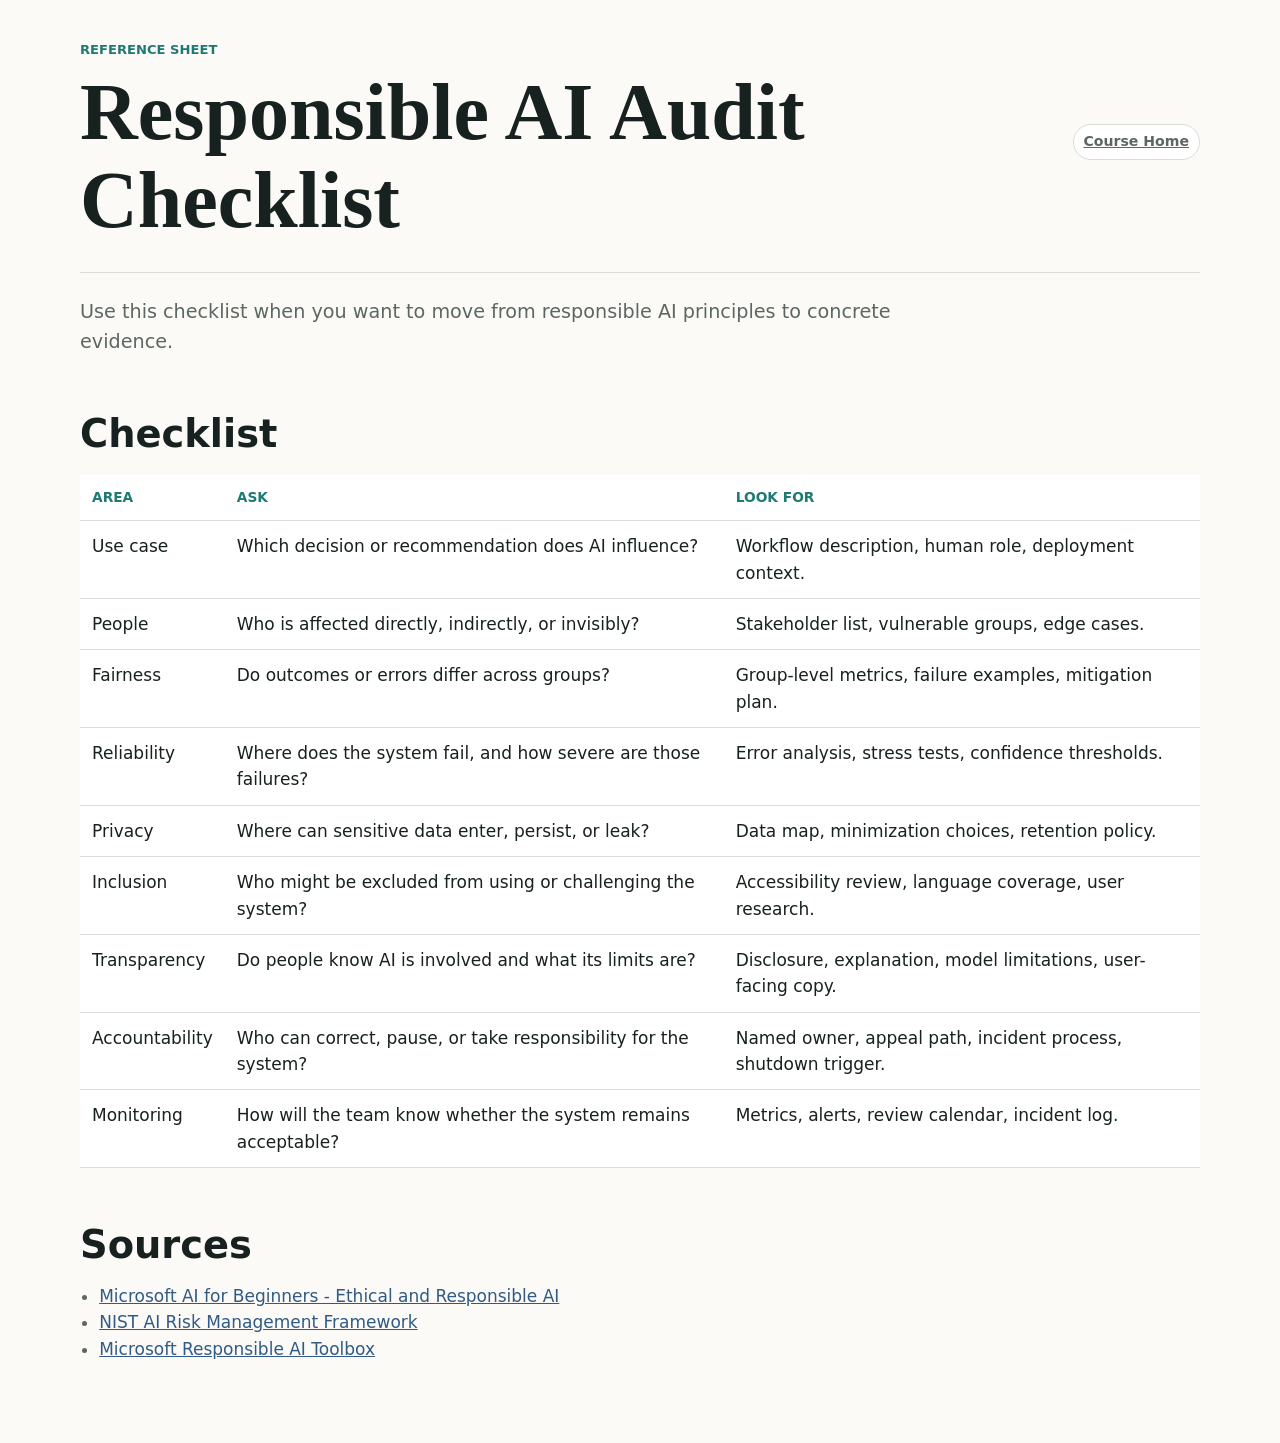
<file: reference/audit-checklist.html>
<!doctype html>
<html lang="en">
  <head>
    <meta charset="utf-8" />
    <meta name="viewport" content="width=device-width, initial-scale=1" />
    <title>Responsible AI Audit Checklist</title>
    <link rel="stylesheet" href="../assets/course.css" />
  </head>
  <body>
    <main class="page">
      <nav class="topbar">
        <div>
          <p class="kicker">Reference Sheet</p>
          <h1>Responsible AI Audit Checklist</h1>
        </div>
        <a class="pill" href="../index.html">Course Home</a>
      </nav>

      <p class="lede">
        Use this checklist when you want to move from responsible AI principles to concrete evidence.
      </p>

      <section>
        <h2>Checklist</h2>
        <table>
          <thead>
            <tr>
              <th>Area</th>
              <th>Ask</th>
              <th>Look for</th>
            </tr>
          </thead>
          <tbody>
            <tr>
              <td>Use case</td>
              <td>Which decision or recommendation does AI influence?</td>
              <td>Workflow description, human role, deployment context.</td>
            </tr>
            <tr>
              <td>People</td>
              <td>Who is affected directly, indirectly, or invisibly?</td>
              <td>Stakeholder list, vulnerable groups, edge cases.</td>
            </tr>
            <tr>
              <td>Fairness</td>
              <td>Do outcomes or errors differ across groups?</td>
              <td>Group-level metrics, failure examples, mitigation plan.</td>
            </tr>
            <tr>
              <td>Reliability</td>
              <td>Where does the system fail, and how severe are those failures?</td>
              <td>Error analysis, stress tests, confidence thresholds.</td>
            </tr>
            <tr>
              <td>Privacy</td>
              <td>Where can sensitive data enter, persist, or leak?</td>
              <td>Data map, minimization choices, retention policy.</td>
            </tr>
            <tr>
              <td>Inclusion</td>
              <td>Who might be excluded from using or challenging the system?</td>
              <td>Accessibility review, language coverage, user research.</td>
            </tr>
            <tr>
              <td>Transparency</td>
              <td>Do people know AI is involved and what its limits are?</td>
              <td>Disclosure, explanation, model limitations, user-facing copy.</td>
            </tr>
            <tr>
              <td>Accountability</td>
              <td>Who can correct, pause, or take responsibility for the system?</td>
              <td>Named owner, appeal path, incident process, shutdown trigger.</td>
            </tr>
            <tr>
              <td>Monitoring</td>
              <td>How will the team know whether the system remains acceptable?</td>
              <td>Metrics, alerts, review calendar, incident log.</td>
            </tr>
          </tbody>
        </table>
      </section>

      <section>
        <h2>Sources</h2>
        <ul class="source-list">
          <li><a href="https://github.com/microsoft/AI-For-Beginners/blob/main/lessons/7-Ethics/README.md">Microsoft AI for Beginners - Ethical and Responsible AI</a></li>
          <li><a href="https://www.nist.gov/itl/ai-risk-management-framework">NIST AI Risk Management Framework</a></li>
          <li><a href="https://github.com/microsoft/responsible-ai-toolbox">Microsoft Responsible AI Toolbox</a></li>
        </ul>
      </section>
    </main>
  </body>
</html>
</file>
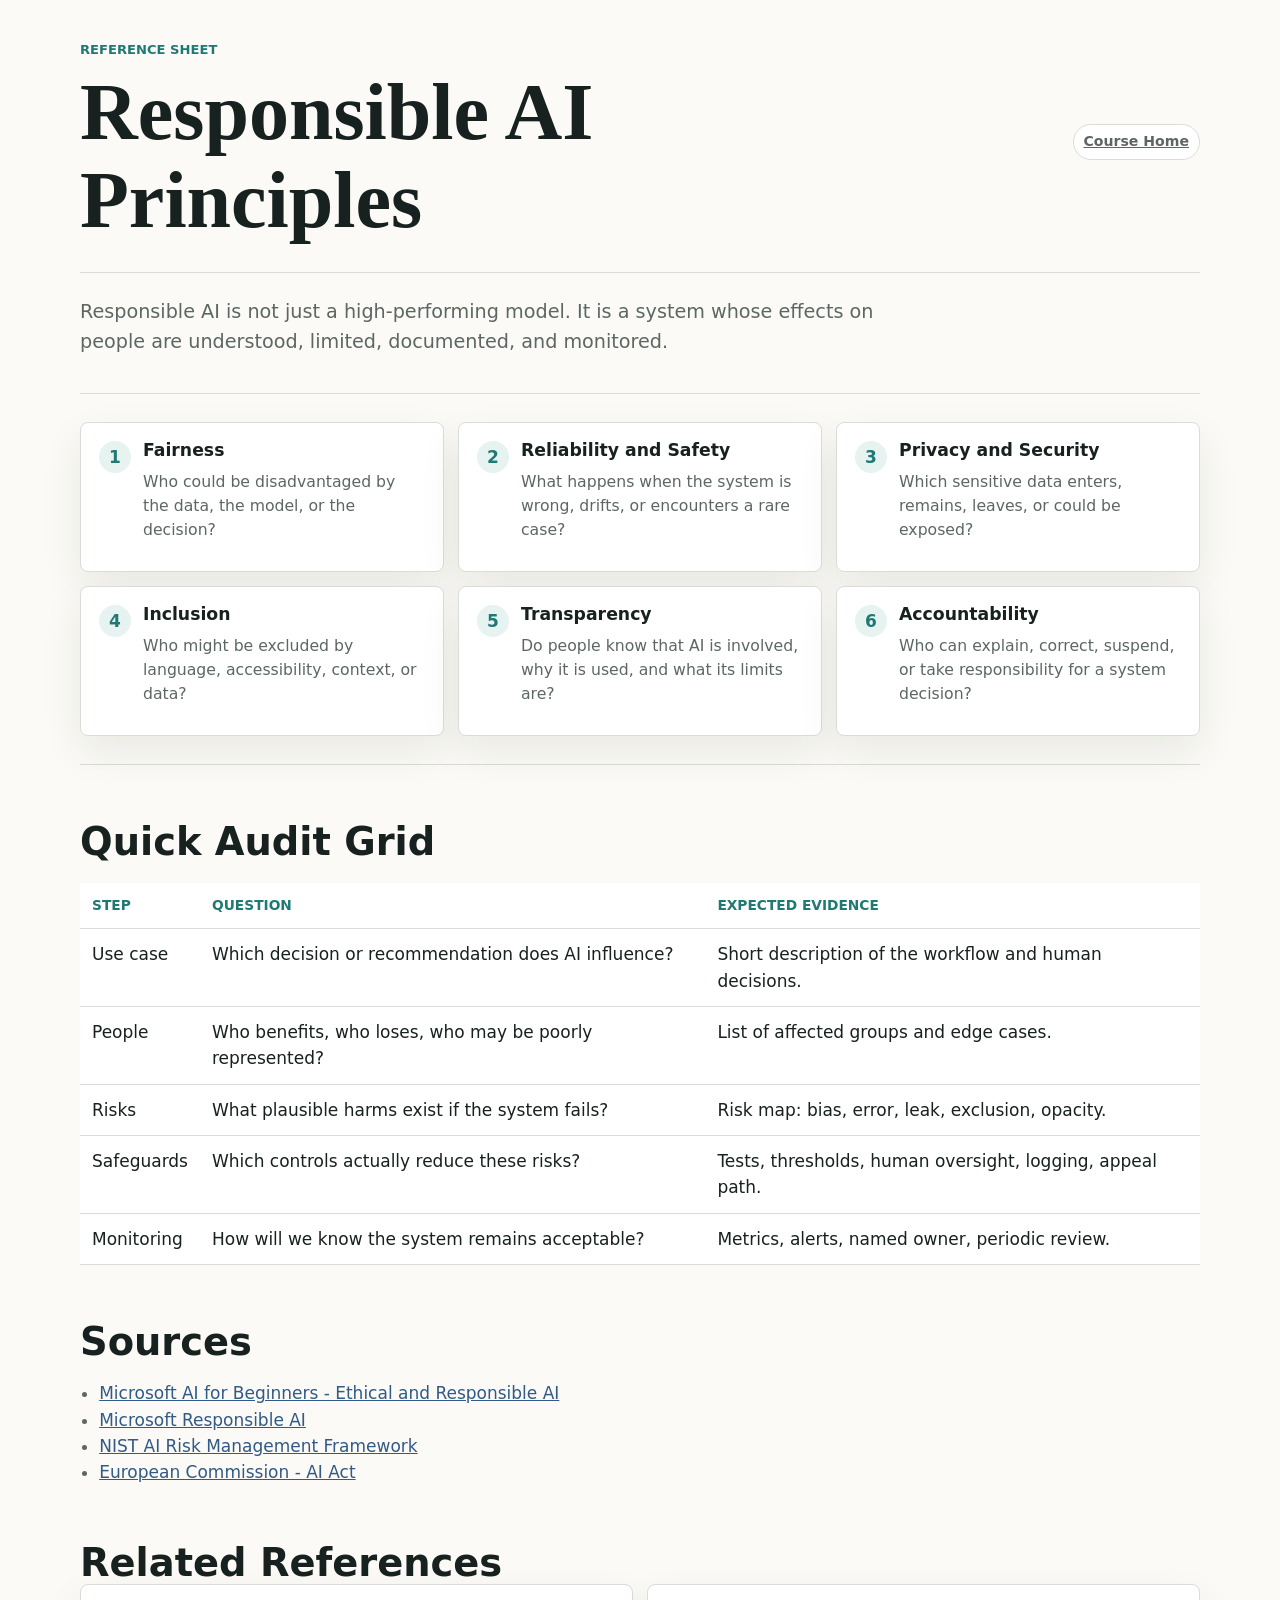
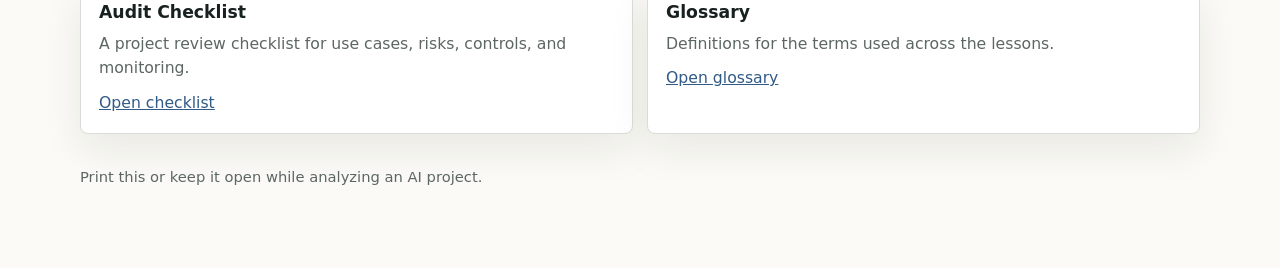
<file: reference/principes-ia-responsable.html>
<!doctype html>
<html lang="en">
  <head>
    <meta charset="utf-8" />
    <meta name="viewport" content="width=device-width, initial-scale=1" />
    <title>Reference Sheet - Responsible AI Principles</title>
    <link rel="stylesheet" href="../assets/course.css" />
  </head>
  <body>
    <main class="page">
      <nav class="topbar">
        <div>
          <p class="kicker">Reference Sheet</p>
          <h1>Responsible AI Principles</h1>
        </div>
        <a class="pill" href="../index.html">Course Home</a>
      </nav>

      <p class="lede">
        Responsible AI is not just a high-performing model. It is a system whose effects on people are understood, limited, documented, and monitored.
      </p>

      <section class="band">
        <div class="grid">
          <article class="card principle">
            <span class="badge">1</span>
            <div>
              <h3>Fairness</h3>
              <p>Who could be disadvantaged by the data, the model, or the decision?</p>
            </div>
          </article>
          <article class="card principle">
            <span class="badge">2</span>
            <div>
              <h3>Reliability and Safety</h3>
              <p>What happens when the system is wrong, drifts, or encounters a rare case?</p>
            </div>
          </article>
          <article class="card principle">
            <span class="badge">3</span>
            <div>
              <h3>Privacy and Security</h3>
              <p>Which sensitive data enters, remains, leaves, or could be exposed?</p>
            </div>
          </article>
          <article class="card principle">
            <span class="badge">4</span>
            <div>
              <h3>Inclusion</h3>
              <p>Who might be excluded by language, accessibility, context, or data?</p>
            </div>
          </article>
          <article class="card principle">
            <span class="badge">5</span>
            <div>
              <h3>Transparency</h3>
              <p>Do people know that AI is involved, why it is used, and what its limits are?</p>
            </div>
          </article>
          <article class="card principle">
            <span class="badge">6</span>
            <div>
              <h3>Accountability</h3>
              <p>Who can explain, correct, suspend, or take responsibility for a system decision?</p>
            </div>
          </article>
        </div>
      </section>

      <section>
        <h2>Quick Audit Grid</h2>
        <table>
          <thead>
            <tr>
              <th>Step</th>
              <th>Question</th>
              <th>Expected Evidence</th>
            </tr>
          </thead>
          <tbody>
            <tr>
              <td>Use case</td>
              <td>Which decision or recommendation does AI influence?</td>
              <td>Short description of the workflow and human decisions.</td>
            </tr>
            <tr>
              <td>People</td>
              <td>Who benefits, who loses, who may be poorly represented?</td>
              <td>List of affected groups and edge cases.</td>
            </tr>
            <tr>
              <td>Risks</td>
              <td>What plausible harms exist if the system fails?</td>
              <td>Risk map: bias, error, leak, exclusion, opacity.</td>
            </tr>
            <tr>
              <td>Safeguards</td>
              <td>Which controls actually reduce these risks?</td>
              <td>Tests, thresholds, human oversight, logging, appeal path.</td>
            </tr>
            <tr>
              <td>Monitoring</td>
              <td>How will we know the system remains acceptable?</td>
              <td>Metrics, alerts, named owner, periodic review.</td>
            </tr>
          </tbody>
        </table>
      </section>

      <section>
        <h2>Sources</h2>
        <ul class="source-list">
          <li><a href="https://github.com/microsoft/AI-For-Beginners/blob/main/lessons/7-Ethics/README.md">Microsoft AI for Beginners - Ethical and Responsible AI</a></li>
          <li><a href="https://www.microsoft.com/ai/responsible-ai">Microsoft Responsible AI</a></li>
          <li><a href="https://www.nist.gov/itl/ai-risk-management-framework">NIST AI Risk Management Framework</a></li>
          <li><a href="https://digital-strategy.ec.europa.eu/en/policies/regulatory-framework-ai">European Commission - AI Act</a></li>
        </ul>
      </section>

      <section>
        <h2>Related References</h2>
        <div class="grid two">
          <article class="card">
            <h3>Audit Checklist</h3>
            <p>A project review checklist for use cases, risks, controls, and monitoring.</p>
            <p><a href="audit-checklist.html">Open checklist</a></p>
          </article>
          <article class="card">
            <h3>Glossary</h3>
            <p>Definitions for the terms used across the lessons.</p>
            <p><a href="responsible-ai-glossary.html">Open glossary</a></p>
          </article>
        </div>
      </section>

      <p class="print-note">Print this or keep it open while analyzing an AI project.</p>
    </main>
  </body>
</html>
</file>
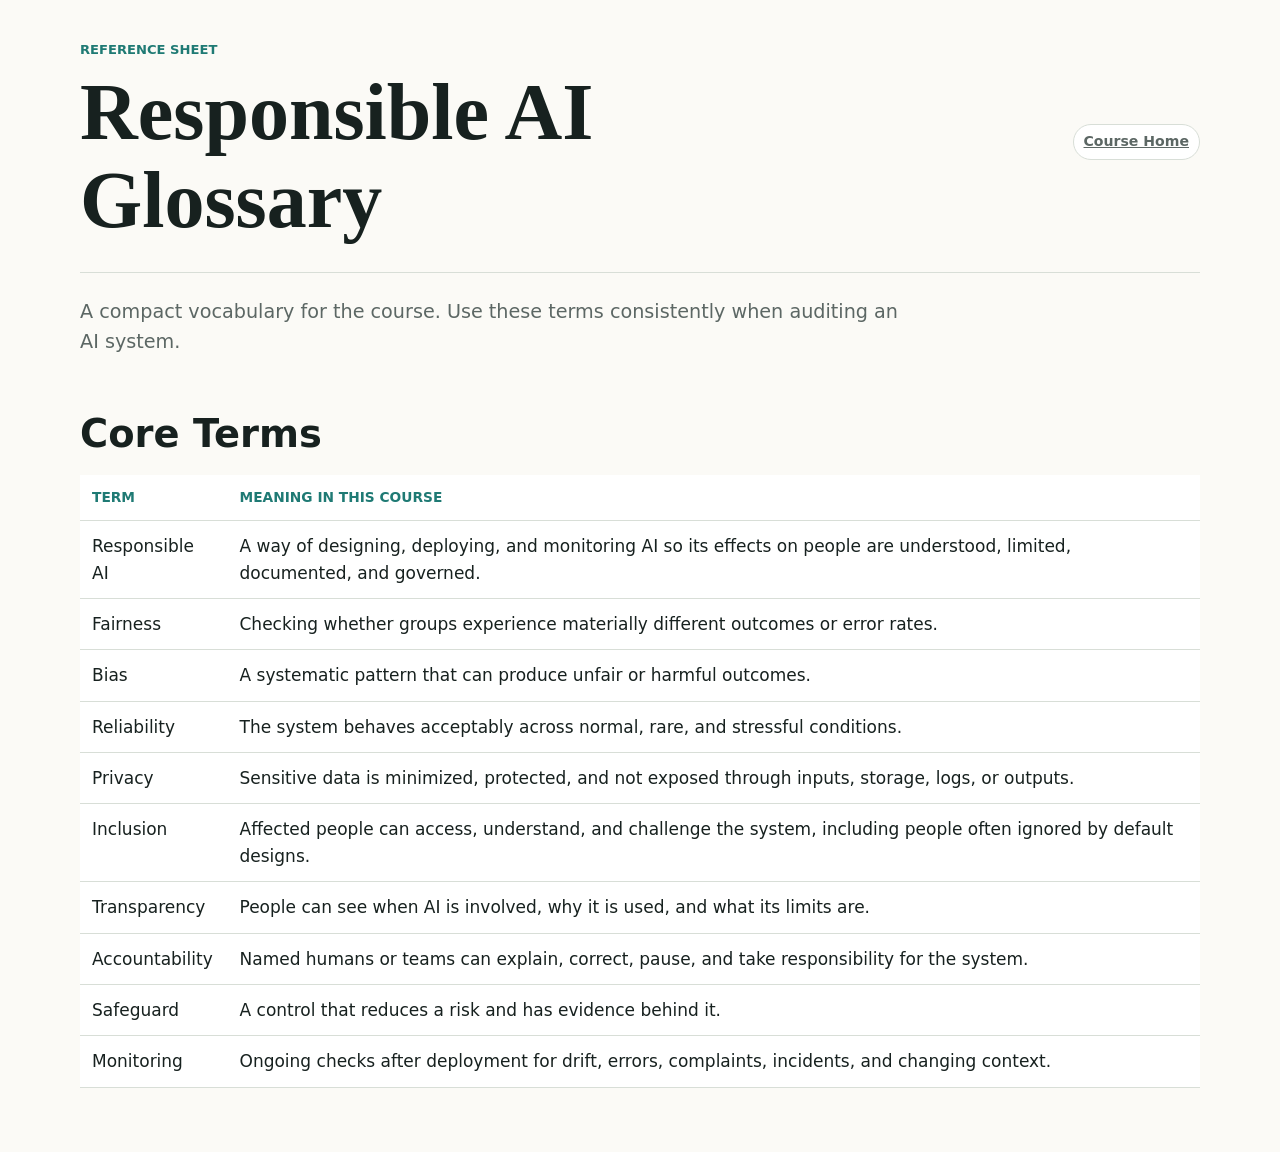
<file: reference/responsible-ai-glossary.html>
<!doctype html>
<html lang="en">
  <head>
    <meta charset="utf-8" />
    <meta name="viewport" content="width=device-width, initial-scale=1" />
    <title>Responsible AI Glossary</title>
    <link rel="stylesheet" href="../assets/course.css" />
  </head>
  <body>
    <main class="page">
      <nav class="topbar">
        <div>
          <p class="kicker">Reference Sheet</p>
          <h1>Responsible AI Glossary</h1>
        </div>
        <a class="pill" href="../index.html">Course Home</a>
      </nav>

      <p class="lede">
        A compact vocabulary for the course. Use these terms consistently when auditing an AI system.
      </p>

      <section>
        <h2>Core Terms</h2>
        <table>
          <thead>
            <tr>
              <th>Term</th>
              <th>Meaning in this course</th>
            </tr>
          </thead>
          <tbody>
            <tr>
              <td>Responsible AI</td>
              <td>A way of designing, deploying, and monitoring AI so its effects on people are understood, limited, documented, and governed.</td>
            </tr>
            <tr>
              <td>Fairness</td>
              <td>Checking whether groups experience materially different outcomes or error rates.</td>
            </tr>
            <tr>
              <td>Bias</td>
              <td>A systematic pattern that can produce unfair or harmful outcomes.</td>
            </tr>
            <tr>
              <td>Reliability</td>
              <td>The system behaves acceptably across normal, rare, and stressful conditions.</td>
            </tr>
            <tr>
              <td>Privacy</td>
              <td>Sensitive data is minimized, protected, and not exposed through inputs, storage, logs, or outputs.</td>
            </tr>
            <tr>
              <td>Inclusion</td>
              <td>Affected people can access, understand, and challenge the system, including people often ignored by default designs.</td>
            </tr>
            <tr>
              <td>Transparency</td>
              <td>People can see when AI is involved, why it is used, and what its limits are.</td>
            </tr>
            <tr>
              <td>Accountability</td>
              <td>Named humans or teams can explain, correct, pause, and take responsibility for the system.</td>
            </tr>
            <tr>
              <td>Safeguard</td>
              <td>A control that reduces a risk and has evidence behind it.</td>
            </tr>
            <tr>
              <td>Monitoring</td>
              <td>Ongoing checks after deployment for drift, errors, complaints, incidents, and changing context.</td>
            </tr>
          </tbody>
        </table>
      </section>
    </main>
  </body>
</html>
</file>
<file: assets/course.css>
:root {
  color-scheme: light;
  --paper: #fbfaf6;
  --ink: #17211f;
  --muted: #5c6764;
  --line: #d8ded7;
  --teal: #1f7a74;
  --teal-soft: #e6f3f1;
  --blue: #315a86;
  --amber: #b86523;
  --amber-soft: #fff0df;
  --rose: #93445b;
  --white: #ffffff;
  --shadow: 0 16px 40px rgba(23, 33, 31, 0.08);
  font-family: Inter, ui-sans-serif, system-ui, -apple-system, BlinkMacSystemFont, "Segoe UI", sans-serif;
}

* {
  box-sizing: border-box;
}

html {
  background: var(--paper);
  color: var(--ink);
}

body {
  margin: 0;
  font-size: 17px;
  line-height: 1.55;
}

a {
  color: var(--blue);
}

.page {
  width: min(1120px, calc(100% - 32px));
  margin: 0 auto;
  padding: 40px 0 64px;
}

.topbar {
  display: flex;
  justify-content: space-between;
  gap: 16px;
  align-items: center;
  padding-bottom: 28px;
  border-bottom: 1px solid var(--line);
}

.kicker {
  margin: 0 0 8px;
  color: var(--teal);
  font-size: 0.82rem;
  font-weight: 800;
  text-transform: uppercase;
}

h1,
h2,
h3 {
  margin: 0;
  line-height: 1.1;
}

h1 {
  max-width: 780px;
  font-family: Georgia, "Times New Roman", serif;
  font-size: clamp(2.4rem, 8vw, 5rem);
  font-weight: 700;
}

h2 {
  margin-top: 56px;
  font-size: clamp(1.65rem, 4vw, 2.4rem);
}

h3 {
  font-size: 1.08rem;
}

p {
  max-width: 760px;
}

.lede {
  max-width: 820px;
  margin: 24px 0 0;
  color: var(--muted);
  font-size: 1.2rem;
}

.course-diagram {
  display: block;
  width: 100%;
  margin-top: 28px;
  border-radius: 8px;
  box-shadow: var(--shadow);
}

.pill {
  display: inline-flex;
  align-items: center;
  min-height: 34px;
  padding: 6px 10px;
  border: 1px solid var(--line);
  border-radius: 999px;
  background: var(--white);
  color: var(--muted);
  font-size: 0.88rem;
  font-weight: 700;
  white-space: nowrap;
}

.band {
  margin-top: 36px;
  padding: 28px 0;
  border-block: 1px solid var(--line);
}

.grid {
  display: grid;
  grid-template-columns: repeat(3, minmax(0, 1fr));
  gap: 14px;
}

.two {
  grid-template-columns: repeat(2, minmax(0, 1fr));
}

.card {
  min-height: 150px;
  padding: 18px;
  border: 1px solid var(--line);
  border-radius: 8px;
  background: var(--white);
  box-shadow: var(--shadow);
}

.card p,
.callout p {
  margin: 10px 0 0;
  color: var(--muted);
  font-size: 0.98rem;
}

.callout {
  margin-top: 28px;
  padding: 20px;
  border-left: 5px solid var(--amber);
  background: var(--amber-soft);
}

.principle {
  display: flex;
  gap: 12px;
  align-items: flex-start;
}

.badge {
  display: grid;
  flex: 0 0 32px;
  width: 32px;
  height: 32px;
  place-items: center;
  border-radius: 50%;
  background: var(--teal-soft);
  color: var(--teal);
  font-weight: 900;
}

.steps {
  display: grid;
  grid-template-columns: repeat(4, minmax(0, 1fr));
  gap: 10px;
  margin-top: 20px;
}

.step {
  min-height: 112px;
  padding: 16px;
  border-top: 4px solid var(--teal);
  background: var(--white);
}

.step strong {
  display: block;
  margin-bottom: 8px;
}

.exercise {
  margin-top: 24px;
  padding: 22px;
  border: 1px solid var(--line);
  border-radius: 8px;
  background: var(--white);
}

.quiz {
  display: grid;
  gap: 16px;
  margin-top: 20px;
}

.question {
  padding: 18px;
  border: 1px solid var(--line);
  border-radius: 8px;
  background: #fff;
}

.choices {
  display: grid;
  grid-template-columns: repeat(4, minmax(0, 1fr));
  gap: 8px;
  margin-top: 12px;
}

.choices label {
  display: flex;
  min-height: 48px;
  align-items: center;
  gap: 8px;
  padding: 10px;
  border: 1px solid var(--line);
  border-radius: 8px;
  cursor: pointer;
}

.choices label:has(input:checked) {
  border-color: var(--teal);
  background: var(--teal-soft);
}

button {
  min-height: 44px;
  border: 0;
  border-radius: 8px;
  background: var(--teal);
  color: white;
  font: inherit;
  font-weight: 800;
  cursor: pointer;
}

button:hover {
  background: #165f5a;
}

textarea {
  width: 100%;
  min-height: 92px;
  resize: vertical;
  padding: 12px;
  border: 1px solid var(--line);
  border-radius: 8px;
  font: inherit;
}

.feedback {
  min-height: 32px;
  margin-top: 12px;
  color: var(--rose);
  font-weight: 800;
}

.feedback.good {
  color: var(--teal);
}

.source-list {
  padding-left: 1.2rem;
  color: var(--muted);
}

table {
  width: 100%;
  margin-top: 20px;
  border-collapse: collapse;
  background: var(--white);
}

th,
td {
  padding: 12px;
  border-bottom: 1px solid var(--line);
  text-align: left;
  vertical-align: top;
}

th {
  color: var(--teal);
  font-size: 0.86rem;
  text-transform: uppercase;
}

.print-note {
  margin-top: 32px;
  color: var(--muted);
  font-size: 0.92rem;
}

@media (max-width: 780px) {
  .topbar {
    align-items: flex-start;
    flex-direction: column;
  }

  .grid,
  .two,
  .steps,
  .choices {
    grid-template-columns: 1fr;
  }

  .card {
    min-height: auto;
  }
}

@media print {
  body {
    background: white;
  }

  .page {
    width: auto;
    padding: 0;
  }

  .card,
  .exercise {
    box-shadow: none;
  }

  button,
  textarea,
  .feedback {
    display: none;
  }
}
</file>
